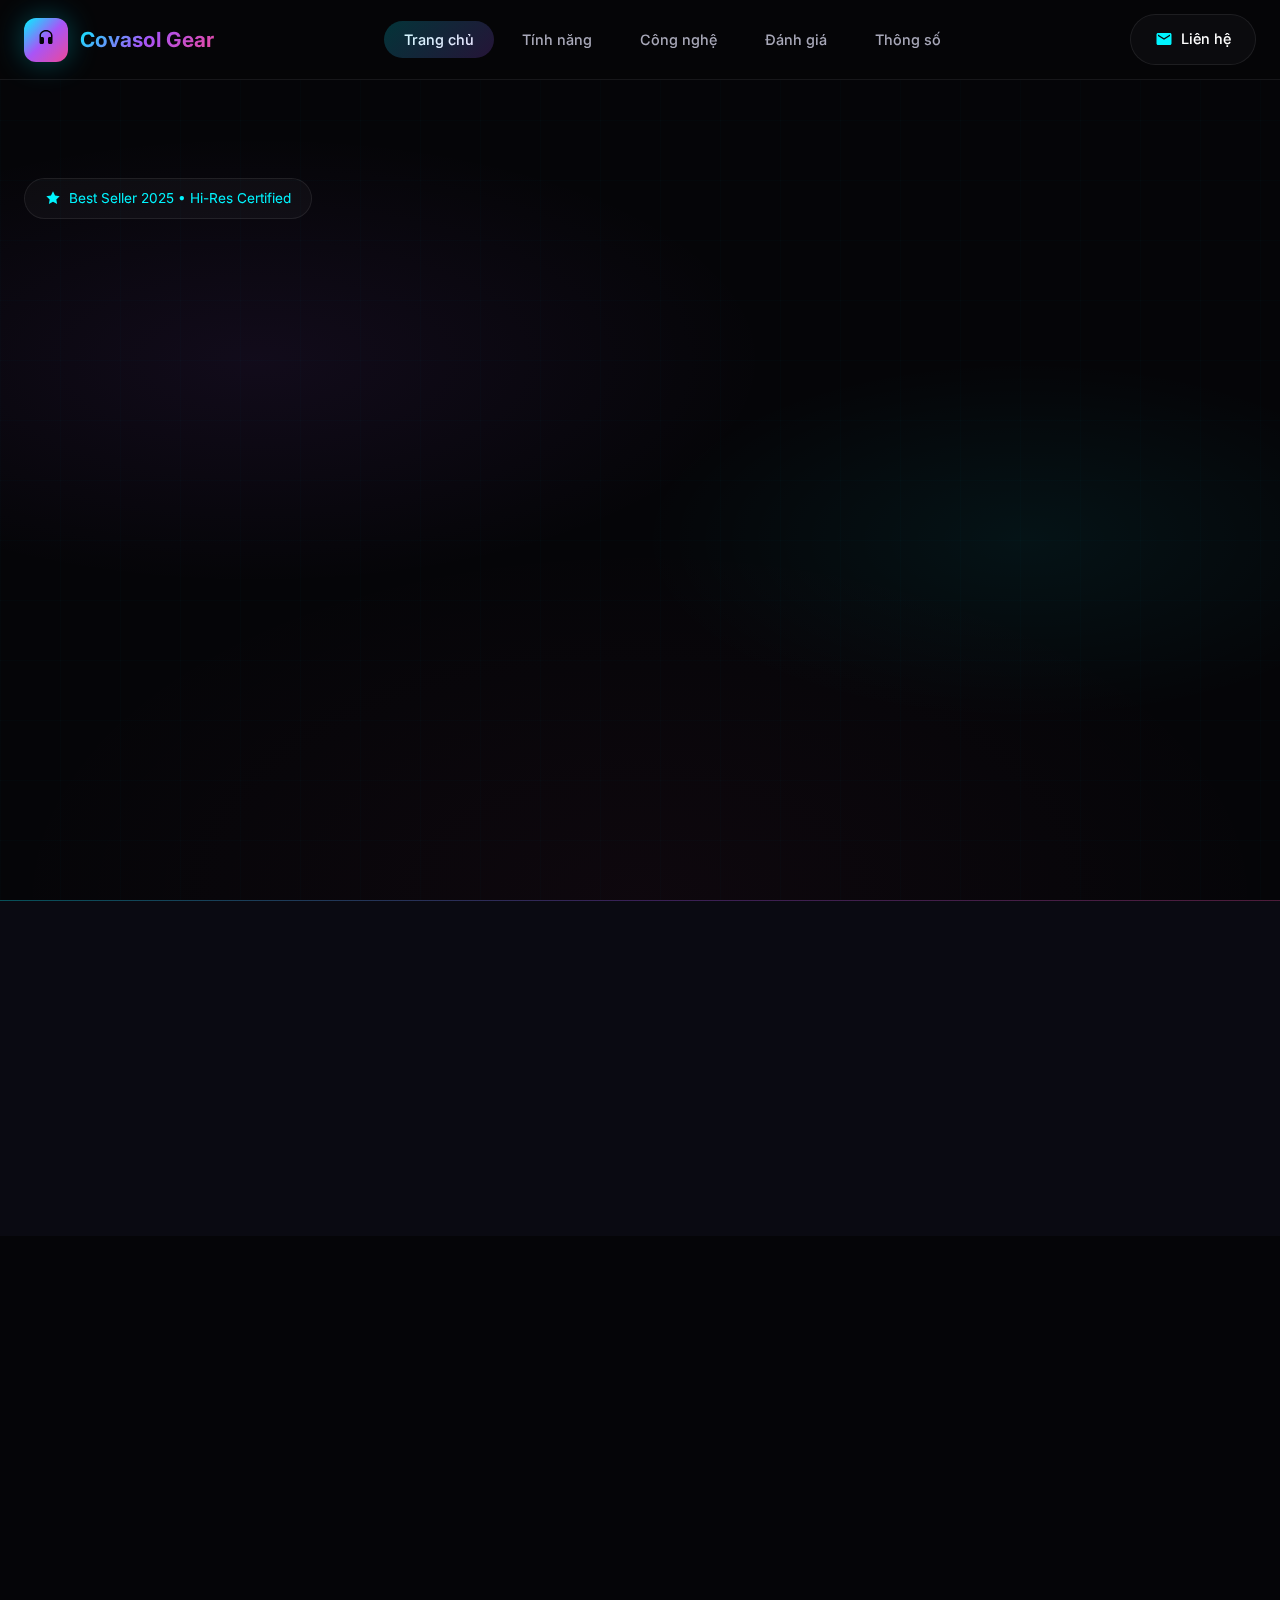
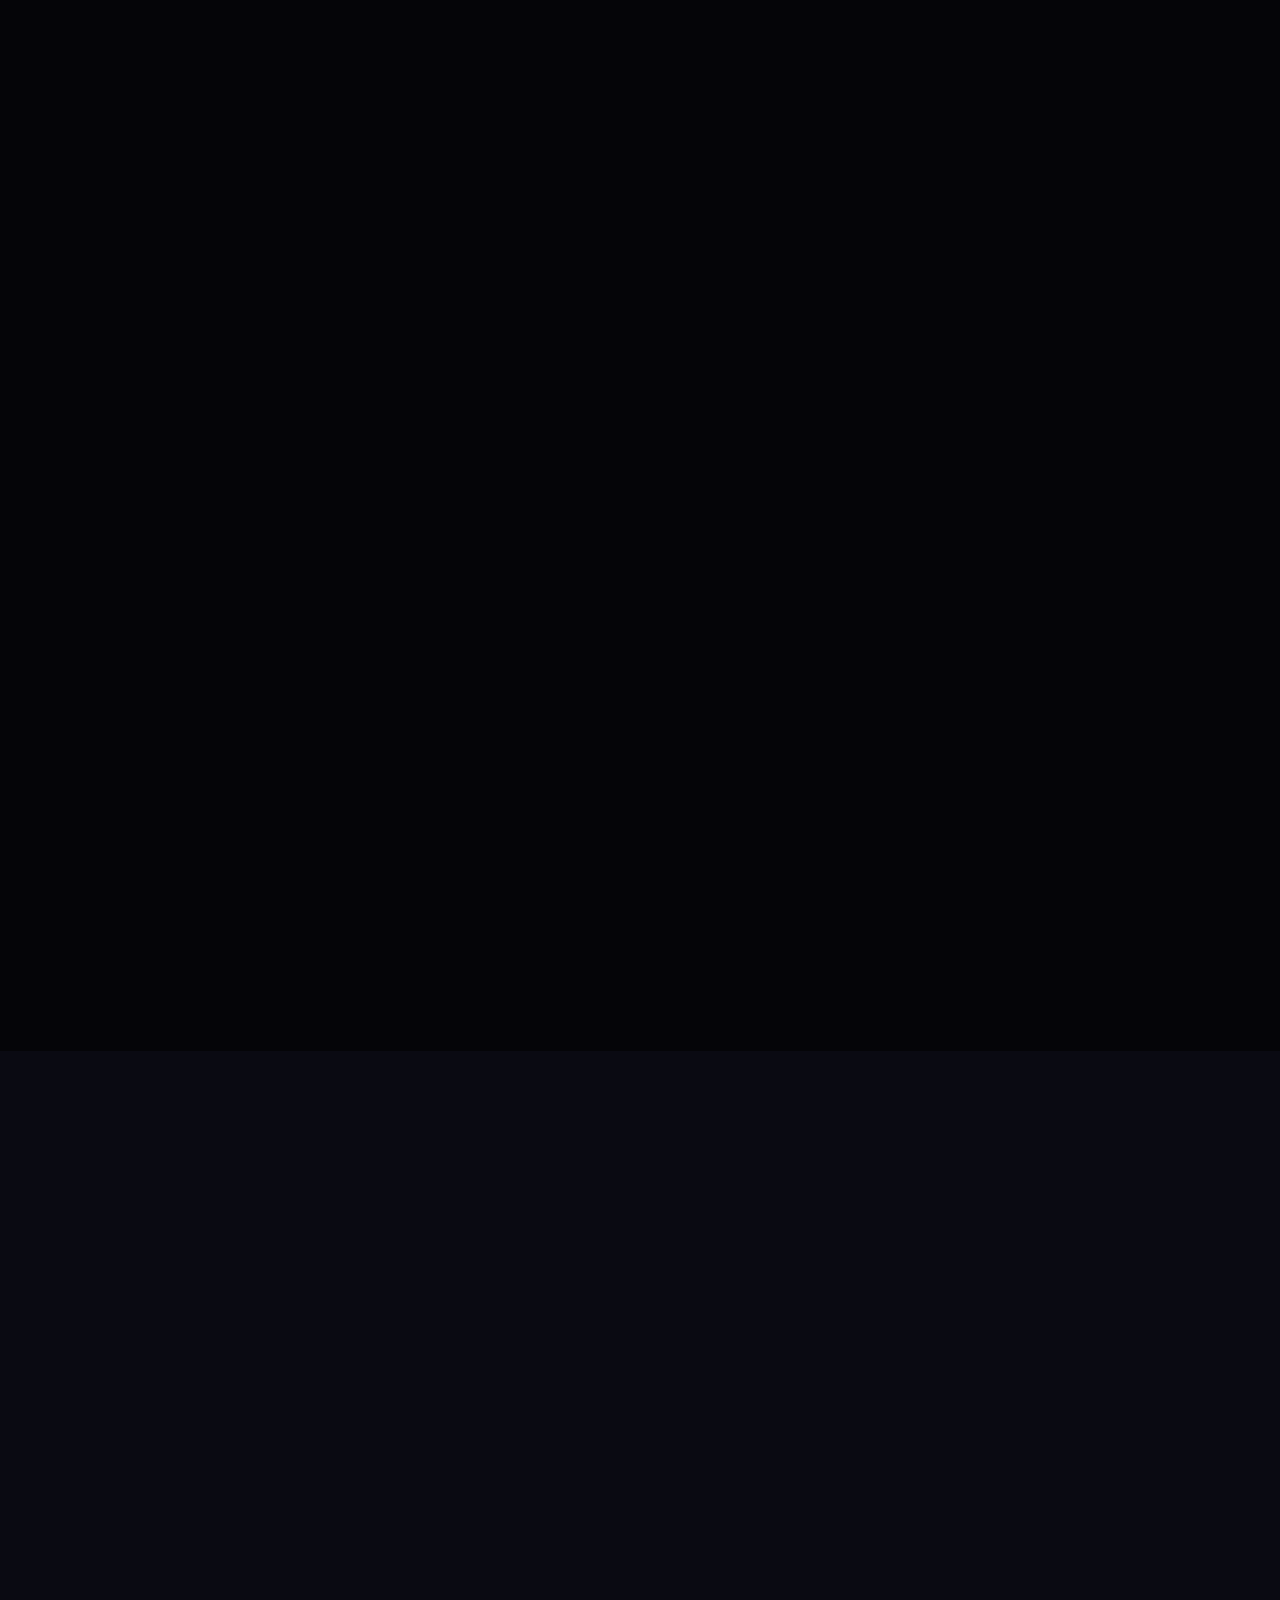
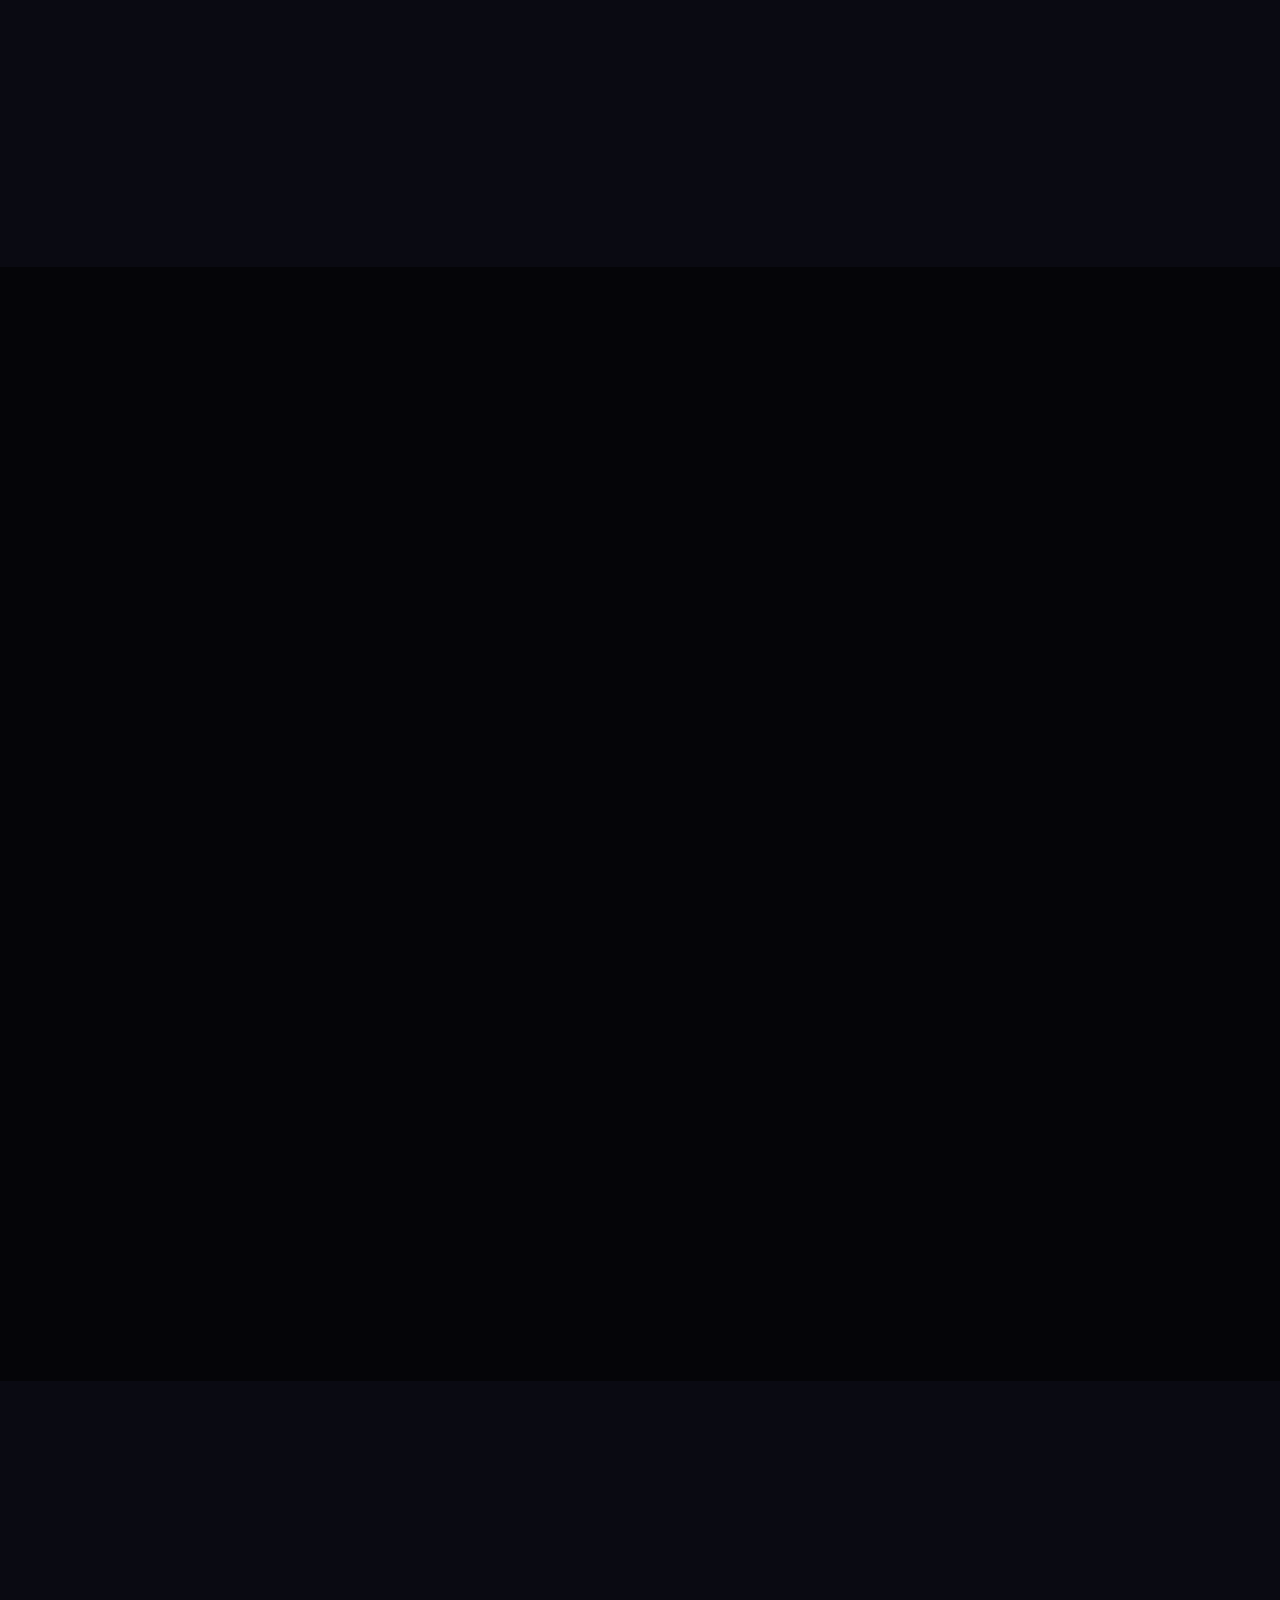
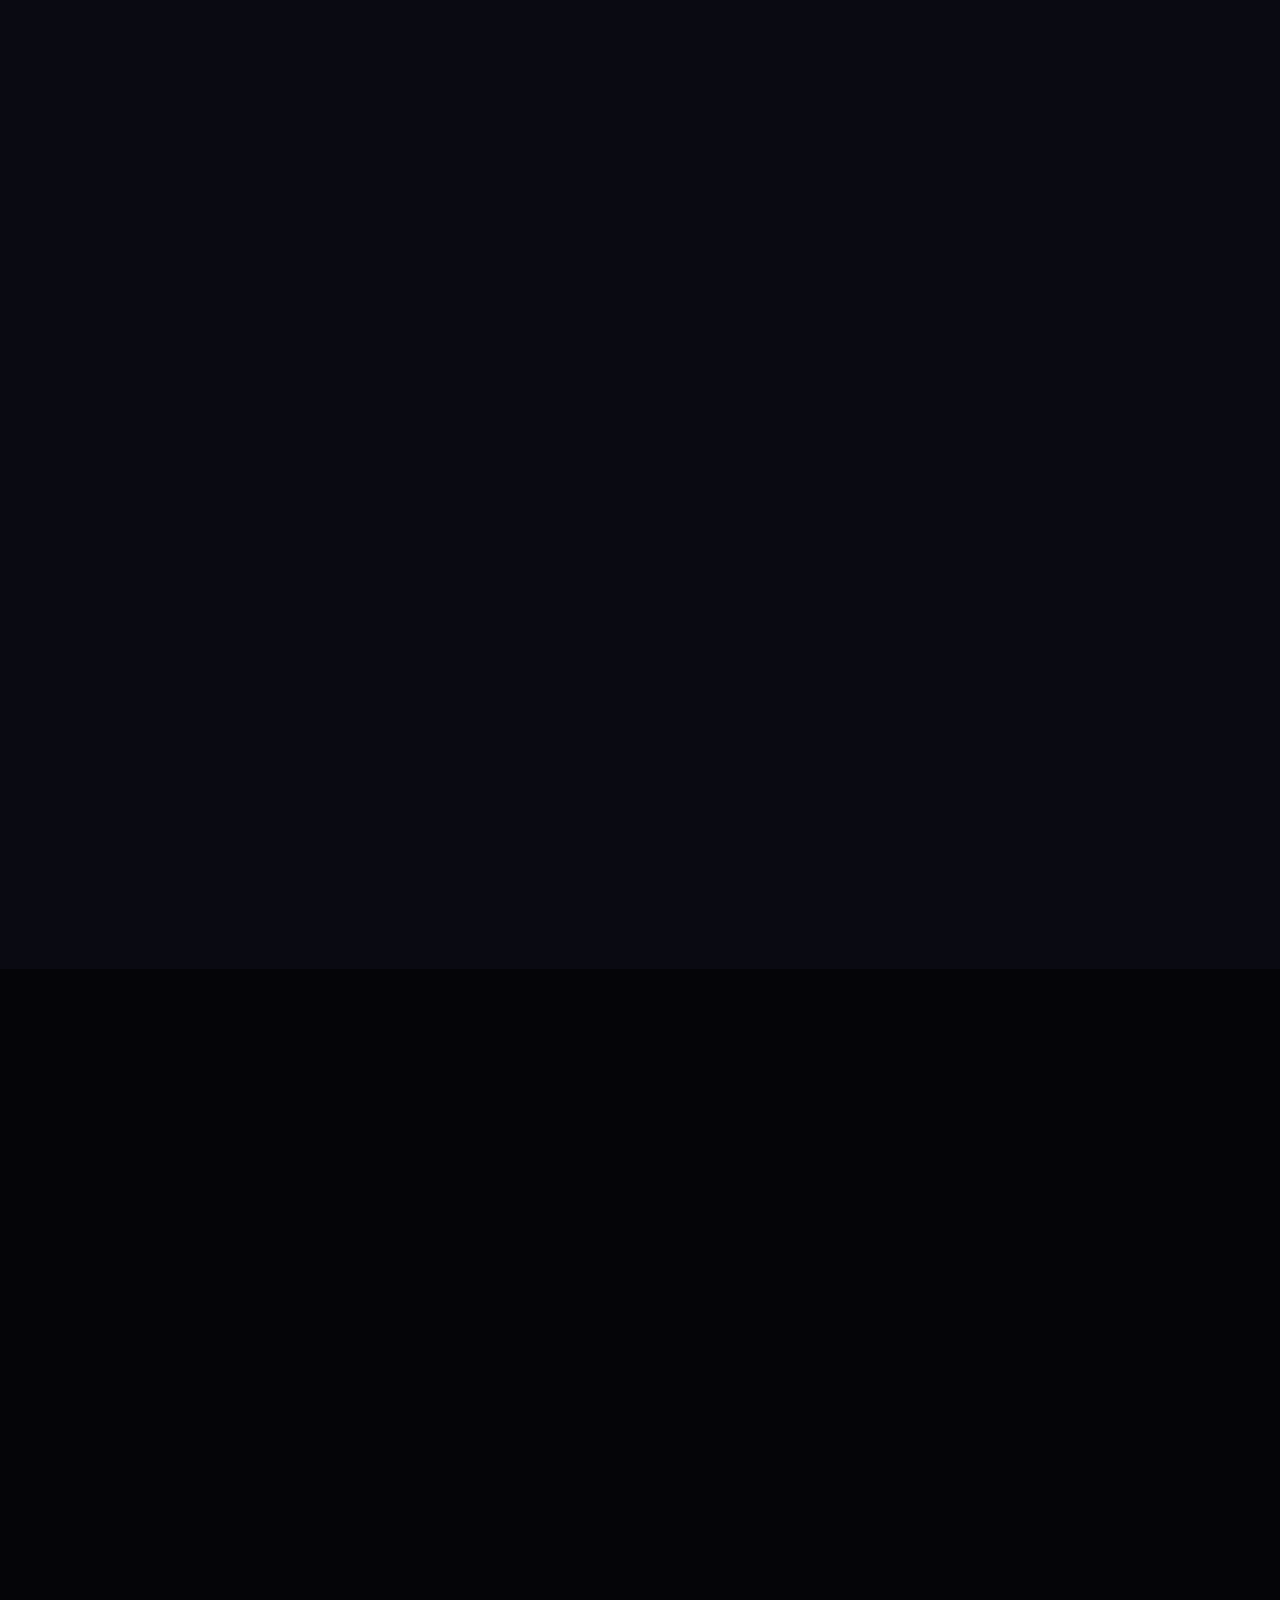
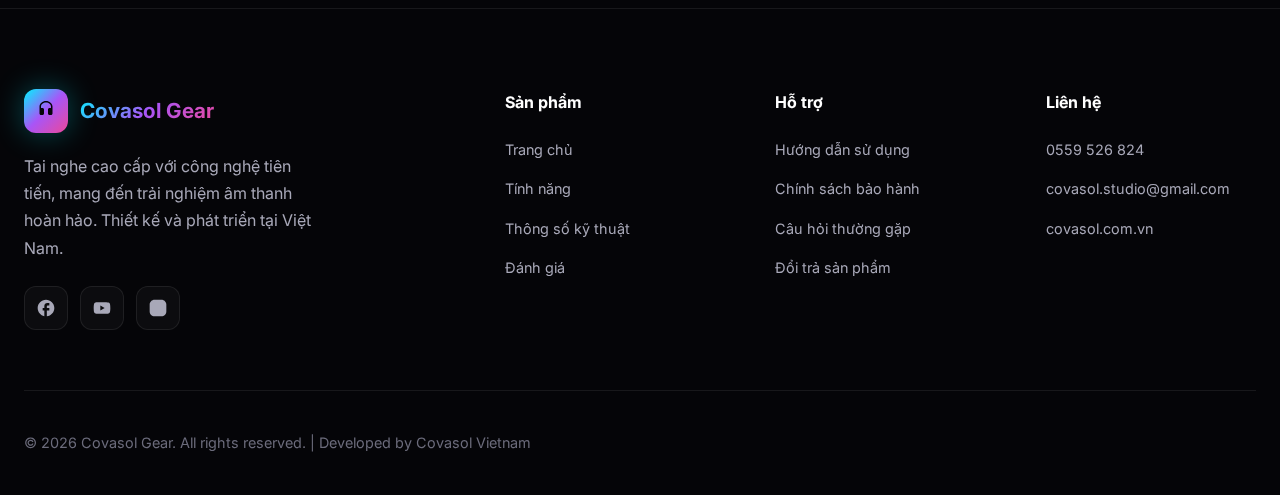
<file: index.html>
<!DOCTYPE html>
<html lang="vi">

<head>
    <meta charset="UTF-8">
    <meta name="viewport" content="width=device-width, initial-scale=1.0">
    <meta name="description"
        content="Covasol Gear - Tai nghe cao cấp với công nghệ chống ồn tiên tiến ANC, âm thanh Hi-Fi 50mm, pin 60 giờ. Thiết kế premium cho audiophile.">
    <meta name="keywords" content="tai nghe, headphone, ANC, chống ồn, Hi-Fi, Covasol, Gear, cao cấp, wireless">
    <meta name="author" content="Covasol Vietnam">
    <meta property="og:title" content="Covasol Gear | Tai Nghe Cao Cấp #1 Việt Nam">
    <meta property="og:description"
        content="Trải nghiệm âm thanh đỉnh cao với công nghệ chống ồn chủ động ANC và driver 50mm Hi-Fi">
    <meta property="og:type" content="product">
    <title>Covasol Gear | Tai Nghe Cao Cấp #1 Việt Nam</title>

    <!-- Favicon -->
    <link rel="icon" type="image/x-icon" href="https://covasol.com.vn/favicon.ico">

    <!-- Google Fonts -->
    <link rel="preconnect" href="https://fonts.googleapis.com">
    <link rel="preconnect" href="https://fonts.gstatic.com" crossorigin>
    <link href="https://fonts.googleapis.com/css2?family=Inter:wght@300;400;500;600;700;800;900&display=swap"
        rel="stylesheet">

    <!-- Custom Styles -->
    <link rel="stylesheet" href="style.css">
</head>

<body>
    <!-- Parallax Background -->
    <div class="parallax-bg"></div>
    <div class="cyber-grid"></div>

    <!-- Floating Particles -->
    <div class="particles-container">
        <div class="particle"></div>
        <div class="particle"></div>
        <div class="particle"></div>
        <div class="particle"></div>
        <div class="particle"></div>
        <div class="particle"></div>
        <div class="particle"></div>
        <div class="particle"></div>
        <div class="particle"></div>
        <div class="particle"></div>
    </div>

    <!-- ========== HEADER ========== -->
    <header class="header" id="header">
        <div class="container">
            <a href="index.html" class="logo">
                <div class="logo-icon">
                    <svg viewBox="0 0 24 24" fill="none" xmlns="http://www.w3.org/2000/svg">
                        <path
                            d="M12 2C8.5 2 5.5 4.5 5.5 7.5V14.5C5.5 15.3 6.2 16 7 16H8.5C9.3 16 10 15.3 10 14.5V10.5C10 9.7 9.3 9 8.5 9H7V7.5C7 5.3 9.2 3.5 12 3.5C14.8 3.5 17 5.3 17 7.5V9H15.5C14.7 9 14 9.7 14 10.5V14.5C14 15.3 14.7 16 15.5 16H17C17.8 16 18.5 15.3 18.5 14.5V7.5C18.5 4.5 15.5 2 12 2Z"
                            fill="currentColor" />
                    </svg>
                </div>
                <span class="gradient-text">Covasol Gear</span>
            </a>

            <nav>
                <ul class="nav-menu" id="navMenu">
                    <li><a href="index.html" class="nav-link active">Trang chủ</a></li>
                    <li><a href="#features" class="nav-link">Tính năng</a></li>
                    <li><a href="#showcase" class="nav-link">Công nghệ</a></li>
                    <li><a href="#testimonials" class="nav-link">Đánh giá</a></li>
                    <li><a href="specs.html" class="nav-link">Thông số</a></li>
                </ul>
            </nav>

            <div class="header-actions">
                <a href="#contact" class="btn-header">
                    <svg viewBox="0 0 24 24" fill="none">
                        <path
                            d="M20 4H4C2.9 4 2 4.9 2 6V18C2 19.1 2.9 20 4 20H20C21.1 20 22 19.1 22 18V6C22 4.9 21.1 4 20 4ZM20 8L12 13L4 8V6L12 11L20 6V8Z"
                            fill="currentColor" />
                    </svg>
                    <span>Liên hệ</span>
                </a>
            </div>

            <div class="menu-toggle" id="menuToggle">
                <span></span>
                <span></span>
                <span></span>
            </div>
        </div>
    </header>

    <!-- ========== HERO SECTION ========== -->
    <section class="hero" id="hero">
        <div class="container">
            <div class="hero-content">
                <div class="hero-text">
                    <div class="hero-badge">
                        <svg viewBox="0 0 24 24" fill="currentColor">
                            <path
                                d="M12 2L15.09 8.26L22 9.27L17 14.14L18.18 21.02L12 17.77L5.82 21.02L7 14.14L2 9.27L8.91 8.26L12 2Z" />
                        </svg>
                        <span>Best Seller 2025 • Hi-Res Certified</span>
                    </div>

                    <h1 class="hero-title">
                        <span class="gradient-text">Covasol Gear</span>
                        <span class="hero-title-sub">Premium Wireless Headphones</span>
                    </h1>

                    <p class="hero-subtitle">
                        Trải nghiệm âm thanh đỉnh cao với công nghệ chống ồn chủ động ANC
                        và driver 50mm Hi-Fi. Thiết kế cho những người yêu âm nhạc thực thụ.
                        <strong>Được tin dùng bởi hơn 50,000+ audiophile tại Việt Nam.</strong>
                    </p>

                    <div class="hero-price">
                        <span class="price-old">4.990.000₫</span>
                        <span class="price-new">3.990.000₫</span>
                        <span class="price-save">Tiết kiệm 1.000.000₫</span>
                    </div>

                    <div class="hero-buttons">
                        <a href="specs.html" class="btn btn-primary">
                            <span>Mua ngay</span>
                            <span class="btn-icon">→</span>
                        </a>
                        <a href="#features" class="btn btn-secondary">
                            <span>Khám phá tính năng</span>
                        </a>
                    </div>

                    <div class="hero-trust">
                        <div class="trust-item">
                            <svg viewBox="0 0 24 24" fill="currentColor">
                                <path
                                    d="M18 8H17V6C17 3.24 14.76 1 12 1S7 3.24 7 6V8H6C4.9 8 4 8.9 4 10V20C4 21.1 4.9 22 6 22H18C19.1 22 20 21.1 20 20V10C20 8.9 19.1 8 18 8ZM12 17C10.9 17 10 16.1 10 15S10.9 13 12 13 14 13.9 14 15 13.1 17 12 17Z" />
                            </svg>
                            <span>Thanh toán an toàn</span>
                        </div>
                        <div class="trust-item">
                            <svg viewBox="0 0 24 24" fill="currentColor">
                                <path
                                    d="M20 8H17V4H3C1.9 4 1 4.9 1 6V17H3C3 18.66 4.34 20 6 20S9 18.66 9 17H15C15 18.66 16.34 20 18 20S21 18.66 21 17H23V12L20 8Z" />
                            </svg>
                            <span>Giao hàng miễn phí</span>
                        </div>
                        <div class="trust-item">
                            <svg viewBox="0 0 24 24" fill="currentColor">
                                <path d="M12 1L3 5V11C3 16.55 6.84 21.74 12 23C17.16 21.74 21 16.55 21 11V5L12 1Z" />
                            </svg>
                            <span>Bảo hành 24 tháng</span>
                        </div>
                    </div>
                </div>

                <div class="hero-product">
                    <div class="hero-glow"></div>
                    <div class="hero-ring"></div>
                    <img src="assets/images/headphone-hero.png" alt="Covasol Gear Premium Headphones"
                        class="hero-product-image">
                </div>
            </div>
        </div>
    </section>

    <!-- ========== STATS SECTION ========== -->
    <section class="stats-section">
        <div class="container">
            <div class="stats-grid stagger-children">
                <div class="stat-item reveal">
                    <div class="stat-number">50,000+</div>
                    <div class="stat-label">Khách hàng tin dùng</div>
                </div>
                <div class="stat-item reveal">
                    <div class="stat-number">4.9/5</div>
                    <div class="stat-label">Đánh giá trung bình</div>
                </div>
                <div class="stat-item reveal">
                    <div class="stat-number">15+</div>
                    <div class="stat-label">Giải thưởng quốc tế</div>
                </div>
                <div class="stat-item reveal">
                    <div class="stat-number">24</div>
                    <div class="stat-label">Tháng bảo hành</div>
                </div>
            </div>
        </div>
    </section>

    <!-- ========== FEATURES SECTION ========== -->
    <section class="features section-padding" id="features">
        <div class="container">
            <div class="section-header reveal">
                <span class="section-tag">Tính năng</span>
                <h2 class="section-title">
                    Công nghệ <span class="gradient-text">đột phá</span>
                </h2>
                <p class="section-desc">
                    Được thiết kế với những công nghệ tiên tiến nhất, mang đến trải nghiệm
                    âm thanh không giới hạn cho người dùng.
                </p>
            </div>

            <div class="features-grid stagger-children">
                <div class="feature-card reveal">
                    <div class="feature-icon">
                        <svg viewBox="0 0 24 24" fill="currentColor">
                            <path
                                d="M12 4L9.91 6.09L12 8.18M4.27 3L3 4.27L7.73 9H3V15H7L12 20V13.27L16.25 17.52C15.58 18.04 14.83 18.46 14 18.7V20.77C15.38 20.45 16.63 19.82 17.68 18.96L19.73 21L21 19.73L12 10.73M19 12C19 12.94 18.8 13.82 18.46 14.64L19.97 16.15C20.62 14.91 21 13.5 21 12C21 7.72 18 4.14 14 3.23V5.29C16.89 6.15 19 8.83 19 12M16.5 12C16.5 10.23 15.5 8.71 14 7.97V10.18L16.45 12.63C16.5 12.43 16.5 12.21 16.5 12Z" />
                        </svg>
                    </div>
                    <h3 class="feature-title">Chống ồn chủ động ANC</h3>
                    <p class="feature-desc">
                        Công nghệ Active Noise Cancellation với 4 microphone thu âm môi trường,
                        loại bỏ đến 98% tiếng ồn xung quanh.
                    </p>
                    <div class="feature-stats">
                        <div class="stat">
                            <div class="stat-value">-45dB</div>
                            <div class="stat-label">Giảm tiếng ồn</div>
                        </div>
                        <div class="stat">
                            <div class="stat-value">4</div>
                            <div class="stat-label">Microphones</div>
                        </div>
                    </div>
                </div>

                <div class="feature-card reveal">
                    <div class="feature-icon">
                        <svg viewBox="0 0 24 24" fill="currentColor">
                            <path
                                d="M16 6H14V2H10V6H8C6.9 6 6 6.9 6 8V21C6 22.1 6.9 23 8 23H16C17.1 23 18 22.1 18 21V8C18 6.9 17.1 6 16 6ZM16 21H8V8H16V21ZM10 10H14V19H10V10Z" />
                        </svg>
                    </div>
                    <h3 class="feature-title">Pin siêu trâu 60 giờ</h3>
                    <p class="feature-desc">
                        Viên pin Lithium-ion dung lượng cao cho thời gian sử dụng lên đến 60 giờ
                        liên tục. Sạc nhanh 10 phút cho 5 giờ nghe nhạc.
                    </p>
                    <div class="feature-stats">
                        <div class="stat">
                            <div class="stat-value">60h</div>
                            <div class="stat-label">Thời lượng pin</div>
                        </div>
                        <div class="stat">
                            <div class="stat-value">10'</div>
                            <div class="stat-label">Sạc nhanh</div>
                        </div>
                    </div>
                </div>

                <div class="feature-card reveal">
                    <div class="feature-icon">
                        <svg viewBox="0 0 24 24" fill="currentColor">
                            <path
                                d="M12 3V13.55C11.41 13.21 10.73 13 10 13C7.79 13 6 14.79 6 17C6 19.21 7.79 21 10 21C12.21 21 14 19.21 14 17V7H18V3H12Z" />
                        </svg>
                    </div>
                    <h3 class="feature-title">Âm thanh Hi-Fi 50mm</h3>
                    <p class="feature-desc">
                        Driver động 50mm với màng titanium composite mang đến âm bass sâu,
                        mid trong trẻo và treble sắc nét. Hỗ trợ LDAC, aptX HD.
                    </p>
                    <div class="feature-stats">
                        <div class="stat">
                            <div class="stat-value">50mm</div>
                            <div class="stat-label">Driver size</div>
                        </div>
                        <div class="stat">
                            <div class="stat-value">Hi-Res</div>
                            <div class="stat-label">Audio certified</div>
                        </div>
                    </div>
                </div>

                <div class="feature-card reveal">
                    <div class="feature-icon">
                        <svg viewBox="0 0 24 24" fill="currentColor">
                            <path
                                d="M12 17.27L18.18 21L16.54 13.97L22 9.24L14.81 8.63L12 2L9.19 8.63L2 9.24L7.46 13.97L5.82 21L12 17.27Z" />
                        </svg>
                    </div>
                    <h3 class="feature-title">Thiết kế thoải mái</h3>
                    <p class="feature-desc">
                        Đệm tai memory foam cao cấp với lớp da protein mềm mại. Trọng lượng
                        chỉ 250g nhưng vẫn chắc chắn. Đeo cả ngày không mỏi.
                    </p>
                    <div class="feature-stats">
                        <div class="stat">
                            <div class="stat-value">250g</div>
                            <div class="stat-label">Siêu nhẹ</div>
                        </div>
                        <div class="stat">
                            <div class="stat-value">Premium</div>
                            <div class="stat-label">Memory Foam</div>
                        </div>
                    </div>
                </div>

                <div class="feature-card reveal">
                    <div class="feature-icon">
                        <svg viewBox="0 0 24 24" fill="currentColor">
                            <path
                                d="M4 6H22V4H4C2.9 4 2 4.9 2 6V17H0V20H14V17H4V6ZM23 8H17C16.45 8 16 8.45 16 9V19C16 19.55 16.45 20 17 20H23C23.55 20 24 19.55 24 19V9C24 8.45 23.55 8 23 8ZM22 17H18V10H22V17Z" />
                        </svg>
                    </div>
                    <h3 class="feature-title">Kết nối đa thiết bị</h3>
                    <p class="feature-desc">
                        Bluetooth 5.3 với tính năng Multipoint cho phép kết nối đồng thời 2 thiết bị.
                        Chuyển đổi liền mạch giữa laptop và điện thoại.
                    </p>
                    <div class="feature-stats">
                        <div class="stat">
                            <div class="stat-value">BT 5.3</div>
                            <div class="stat-label">Bluetooth</div>
                        </div>
                        <div class="stat">
                            <div class="stat-value">2</div>
                            <div class="stat-label">Thiết bị đồng thời</div>
                        </div>
                    </div>
                </div>

                <div class="feature-card reveal">
                    <div class="feature-icon">
                        <svg viewBox="0 0 24 24" fill="currentColor">
                            <path
                                d="M12 15C13.66 15 14.99 13.66 14.99 12L15 6C15 4.34 13.66 3 12 3C10.34 3 9 4.34 9 6V12C9 13.66 10.34 15 12 15ZM17.3 12C17.3 15 14.76 17.1 12 17.1C9.24 17.1 6.7 15 6.7 12H5C5 15.41 7.72 18.23 11 18.72V22H13V18.72C16.28 18.23 19 15.41 19 12H17.3Z" />
                        </svg>
                    </div>
                    <h3 class="feature-title">Trợ lý ảo thông minh</h3>
                    <p class="feature-desc">
                        Tích hợp sẵn Google Assistant và Siri. Điều khiển nhạc, cuộc gọi và
                        thông báo chỉ bằng giọng nói mà không cần chạm vào điện thoại.
                    </p>
                    <div class="feature-stats">
                        <div class="stat">
                            <div class="stat-value">AI</div>
                            <div class="stat-label">Tích hợp</div>
                        </div>
                        <div class="stat">
                            <div class="stat-value">Hands-free</div>
                            <div class="stat-label">Điều khiển</div>
                        </div>
                    </div>
                </div>
            </div>
        </div>
    </section>

    <!-- ========== SHOWCASE SECTION ========== -->
    <section class="showcase section-padding" id="showcase">
        <div class="container">
            <div class="showcase-content">
                <div class="showcase-image reveal-left">
                    <img src="assets/images/headphone-anc.png" alt="Active Noise Cancellation Technology">
                </div>
                <div class="showcase-text reveal-right">
                    <span class="section-tag">Công nghệ ANC</span>
                    <h3>Chống ồn <span class="gradient-text">thế hệ mới</span></h3>
                    <p>
                        Hệ thống 4 microphone kết hợp với chip xử lý AI tiên tiến,
                        phân tích và triệt tiêu tiếng ồn môi trường theo thời gian thực.
                    </p>
                    <ul class="showcase-list">
                        <li>
                            <svg viewBox="0 0 24 24" fill="currentColor">
                                <path d="M9 16.17L4.83 12L3.41 13.41L9 19L21 7L19.59 5.59L9 16.17Z" />
                            </svg>
                            <span>Giảm tiếng ồn lên đến -45dB</span>
                        </li>
                        <li>
                            <svg viewBox="0 0 24 24" fill="currentColor">
                                <path d="M9 16.17L4.83 12L3.41 13.41L9 19L21 7L19.59 5.59L9 16.17Z" />
                            </svg>
                            <span>3 chế độ: ANC, Transparency, Off</span>
                        </li>
                        <li>
                            <svg viewBox="0 0 24 24" fill="currentColor">
                                <path d="M9 16.17L4.83 12L3.41 13.41L9 19L21 7L19.59 5.59L9 16.17Z" />
                            </svg>
                            <span>Adaptive ANC tự điều chỉnh theo môi trường</span>
                        </li>
                        <li>
                            <svg viewBox="0 0 24 24" fill="currentColor">
                                <path d="M9 16.17L4.83 12L3.41 13.41L9 19L21 7L19.59 5.59L9 16.17Z" />
                            </svg>
                            <span>Wind noise reduction cho ngoài trời</span>
                        </li>
                    </ul>
                </div>
            </div>
        </div>
    </section>

    <!-- ========== COMPARISON SECTION ========== -->
    <section class="comparison section-padding" id="why-choose">
        <div class="container">
            <div class="section-header reveal">
                <span class="section-tag">So sánh</span>
                <h2 class="section-title">
                    Khác biệt <span class="gradient-text">vượt trội</span>
                </h2>
                <p class="section-desc">
                    Covasol Gear không chỉ là một chiếc tai nghe - đó là cam kết về chất lượng
                    và trải nghiệm âm thanh hoàn hảo.
                </p>
            </div>

            <div class="comparison-table reveal">
                <table>
                    <thead>
                        <tr>
                            <th>Tính năng</th>
                            <th class="highlight">Covasol Gear</th>
                            <th>Thương hiệu A</th>
                            <th>Thương hiệu B</th>
                        </tr>
                    </thead>
                    <tbody>
                        <tr>
                            <td>Chống ồn ANC</td>
                            <td class="highlight"><span class="check">✓</span> -45dB</td>
                            <td>-35dB</td>
                            <td>-30dB</td>
                        </tr>
                        <tr>
                            <td>Thời lượng pin</td>
                            <td class="highlight"><span class="check">✓</span> 60 giờ</td>
                            <td>30 giờ</td>
                            <td>40 giờ</td>
                        </tr>
                        <tr>
                            <td>Driver size</td>
                            <td class="highlight"><span class="check">✓</span> 50mm</td>
                            <td>40mm</td>
                            <td>45mm</td>
                        </tr>
                        <tr>
                            <td>Bluetooth</td>
                            <td class="highlight"><span class="check">✓</span> 5.3</td>
                            <td>5.0</td>
                            <td>5.2</td>
                        </tr>
                        <tr>
                            <td>Hi-Res Audio</td>
                            <td class="highlight"><span class="check">✓</span></td>
                            <td><span class="cross">✗</span></td>
                            <td><span class="check">✓</span></td>
                        </tr>
                        <tr>
                            <td>Multipoint (2 thiết bị)</td>
                            <td class="highlight"><span class="check">✓</span></td>
                            <td><span class="check">✓</span></td>
                            <td><span class="cross">✗</span></td>
                        </tr>
                        <tr>
                            <td>Bảo hành</td>
                            <td class="highlight"><span class="check">✓</span> 24 tháng</td>
                            <td>12 tháng</td>
                            <td>18 tháng</td>
                        </tr>
                        <tr>
                            <td>Giá</td>
                            <td class="highlight price">3.990.000₫</td>
                            <td>5.500.000₫</td>
                            <td>4.990.000₫</td>
                        </tr>
                    </tbody>
                </table>
            </div>
        </div>
    </section>

    <!-- ========== TESTIMONIALS SECTION ========== -->
    <section class="testimonials section-padding" id="testimonials">
        <div class="container">
            <div class="section-header reveal">
                <span class="section-tag">Đánh giá</span>
                <h2 class="section-title">
                    Khách hàng <span class="gradient-text">nói gì?</span>
                </h2>
                <p class="section-desc">
                    Hơn 50,000 khách hàng đã tin tưởng và yêu thích Covasol Gear
                </p>
            </div>

            <div class="testimonials-grid stagger-children">
                <div class="testimonial-card reveal">
                    <div class="testimonial-rating">
                        <svg viewBox="0 0 24 24">
                            <path
                                d="M12 17.27L18.18 21L16.54 13.97L22 9.24L14.81 8.63L12 2L9.19 8.63L2 9.24L7.46 13.97L5.82 21L12 17.27Z" />
                        </svg>
                        <svg viewBox="0 0 24 24">
                            <path
                                d="M12 17.27L18.18 21L16.54 13.97L22 9.24L14.81 8.63L12 2L9.19 8.63L2 9.24L7.46 13.97L5.82 21L12 17.27Z" />
                        </svg>
                        <svg viewBox="0 0 24 24">
                            <path
                                d="M12 17.27L18.18 21L16.54 13.97L22 9.24L14.81 8.63L12 2L9.19 8.63L2 9.24L7.46 13.97L5.82 21L12 17.27Z" />
                        </svg>
                        <svg viewBox="0 0 24 24">
                            <path
                                d="M12 17.27L18.18 21L16.54 13.97L22 9.24L14.81 8.63L12 2L9.19 8.63L2 9.24L7.46 13.97L5.82 21L12 17.27Z" />
                        </svg>
                        <svg viewBox="0 0 24 24">
                            <path
                                d="M12 17.27L18.18 21L16.54 13.97L22 9.24L14.81 8.63L12 2L9.19 8.63L2 9.24L7.46 13.97L5.82 21L12 17.27Z" />
                        </svg>
                    </div>
                    <p class="testimonial-text">
                        "Chất lượng âm thanh vượt xa mong đợi! Tôi đã dùng nhiều tai nghe từ các thương hiệu
                        lớn nhưng Covasol Gear thực sự ấn tượng với khả năng chống ồn và âm bass."
                    </p>
                    <div class="testimonial-author">
                        <div class="author-avatar">NM</div>
                        <div class="author-info">
                            <strong>Nguyễn Minh</strong>
                            <span>Kỹ sư âm thanh - Hà Nội</span>
                        </div>
                    </div>
                    <div class="testimonial-verified">
                        <svg viewBox="0 0 24 24" fill="currentColor">
                            <path d="M9 16.17L4.83 12L3.41 13.41L9 19L21 7L19.59 5.59L9 16.17Z" />
                        </svg>
                        Đã mua hàng
                    </div>
                </div>

                <div class="testimonial-card reveal">
                    <div class="testimonial-rating">
                        <svg viewBox="0 0 24 24">
                            <path
                                d="M12 17.27L18.18 21L16.54 13.97L22 9.24L14.81 8.63L12 2L9.19 8.63L2 9.24L7.46 13.97L5.82 21L12 17.27Z" />
                        </svg>
                        <svg viewBox="0 0 24 24">
                            <path
                                d="M12 17.27L18.18 21L16.54 13.97L22 9.24L14.81 8.63L12 2L9.19 8.63L2 9.24L7.46 13.97L5.82 21L12 17.27Z" />
                        </svg>
                        <svg viewBox="0 0 24 24">
                            <path
                                d="M12 17.27L18.18 21L16.54 13.97L22 9.24L14.81 8.63L12 2L9.19 8.63L2 9.24L7.46 13.97L5.82 21L12 17.27Z" />
                        </svg>
                        <svg viewBox="0 0 24 24">
                            <path
                                d="M12 17.27L18.18 21L16.54 13.97L22 9.24L14.81 8.63L12 2L9.19 8.63L2 9.24L7.46 13.97L5.82 21L12 17.27Z" />
                        </svg>
                        <svg viewBox="0 0 24 24">
                            <path
                                d="M12 17.27L18.18 21L16.54 13.97L22 9.24L14.81 8.63L12 2L9.19 8.63L2 9.24L7.46 13.97L5.82 21L12 17.27Z" />
                        </svg>
                    </div>
                    <p class="testimonial-text">
                        "Pin trâu đúng như quảng cáo! Dùng cả tuần mới phải sạc. Chức năng multipoint
                        rất tiện khi làm việc, chuyển đổi giữa laptop và điện thoại cực nhanh."
                    </p>
                    <div class="testimonial-author">
                        <div class="author-avatar">TL</div>
                        <div class="author-info">
                            <strong>Trần Lan</strong>
                            <span>Product Manager - TP.HCM</span>
                        </div>
                    </div>
                    <div class="testimonial-verified">
                        <svg viewBox="0 0 24 24" fill="currentColor">
                            <path d="M9 16.17L4.83 12L3.41 13.41L9 19L21 7L19.59 5.59L9 16.17Z" />
                        </svg>
                        Đã mua hàng
                    </div>
                </div>

                <div class="testimonial-card reveal">
                    <div class="testimonial-rating">
                        <svg viewBox="0 0 24 24">
                            <path
                                d="M12 17.27L18.18 21L16.54 13.97L22 9.24L14.81 8.63L12 2L9.19 8.63L2 9.24L7.46 13.97L5.82 21L12 17.27Z" />
                        </svg>
                        <svg viewBox="0 0 24 24">
                            <path
                                d="M12 17.27L18.18 21L16.54 13.97L22 9.24L14.81 8.63L12 2L9.19 8.63L2 9.24L7.46 13.97L5.82 21L12 17.27Z" />
                        </svg>
                        <svg viewBox="0 0 24 24">
                            <path
                                d="M12 17.27L18.18 21L16.54 13.97L22 9.24L14.81 8.63L12 2L9.19 8.63L2 9.24L7.46 13.97L5.82 21L12 17.27Z" />
                        </svg>
                        <svg viewBox="0 0 24 24">
                            <path
                                d="M12 17.27L18.18 21L16.54 13.97L22 9.24L14.81 8.63L12 2L9.19 8.63L2 9.24L7.46 13.97L5.82 21L12 17.27Z" />
                        </svg>
                        <svg viewBox="0 0 24 24">
                            <path
                                d="M12 17.27L18.18 21L16.54 13.97L22 9.24L14.81 8.63L12 2L9.19 8.63L2 9.24L7.46 13.97L5.82 21L12 17.27Z" />
                        </svg>
                    </div>
                    <p class="testimonial-text">
                        "Thiết kế đẹp, đệm tai cực êm, đeo cả ngày không bị nóng hay đau. Âm thanh
                        Hi-Res nghe nhạc cổ điển rất chi tiết. Recommend mọi người nên thử!"
                    </p>
                    <div class="testimonial-author">
                        <div class="author-avatar">PH</div>
                        <div class="author-info">
                            <strong>Phạm Hùng</strong>
                            <span>Nhạc sĩ - Đà Nẵng</span>
                        </div>
                    </div>
                    <div class="testimonial-verified">
                        <svg viewBox="0 0 24 24" fill="currentColor">
                            <path d="M9 16.17L4.83 12L3.41 13.41L9 19L21 7L19.59 5.59L9 16.17Z" />
                        </svg>
                        Đã mua hàng
                    </div>
                </div>

                <div class="testimonial-card reveal">
                    <div class="testimonial-rating">
                        <svg viewBox="0 0 24 24">
                            <path
                                d="M12 17.27L18.18 21L16.54 13.97L22 9.24L14.81 8.63L12 2L9.19 8.63L2 9.24L7.46 13.97L5.82 21L12 17.27Z" />
                        </svg>
                        <svg viewBox="0 0 24 24">
                            <path
                                d="M12 17.27L18.18 21L16.54 13.97L22 9.24L14.81 8.63L12 2L9.19 8.63L2 9.24L7.46 13.97L5.82 21L12 17.27Z" />
                        </svg>
                        <svg viewBox="0 0 24 24">
                            <path
                                d="M12 17.27L18.18 21L16.54 13.97L22 9.24L14.81 8.63L12 2L9.19 8.63L2 9.24L7.46 13.97L5.82 21L12 17.27Z" />
                        </svg>
                        <svg viewBox="0 0 24 24">
                            <path
                                d="M12 17.27L18.18 21L16.54 13.97L22 9.24L14.81 8.63L12 2L9.19 8.63L2 9.24L7.46 13.97L5.82 21L12 17.27Z" />
                        </svg>
                        <svg viewBox="0 0 24 24">
                            <path
                                d="M12 17.27L18.18 21L16.54 13.97L22 9.24L14.81 8.63L12 2L9.19 8.63L2 9.24L7.46 13.97L5.82 21L12 17.27Z" />
                        </svg>
                    </div>
                    <p class="testimonial-text">
                        "Giá cả hợp lý so với chất lượng. Chống ồn tốt, gọi điện nghe rõ ràng.
                        Đội hỗ trợ nhiệt tình, bảo hành nhanh chóng. 5 sao!"
                    </p>
                    <div class="testimonial-author">
                        <div class="author-avatar">LT</div>
                        <div class="author-info">
                            <strong>Lê Thảo</strong>
                            <span>Streamer - Cần Thơ</span>
                        </div>
                    </div>
                    <div class="testimonial-verified">
                        <svg viewBox="0 0 24 24" fill="currentColor">
                            <path d="M9 16.17L4.83 12L3.41 13.41L9 19L21 7L19.59 5.59L9 16.17Z" />
                        </svg>
                        Đã mua hàng
                    </div>
                </div>
            </div>
        </div>
    </section>

    <!-- ========== CTA SECTION ========== -->
    <section class="cta-section section-padding" id="contact">
        <div class="container">
            <div class="cta-content reveal">
                <h2 class="cta-title">
                    Sẵn sàng <span class="gradient-text">trải nghiệm?</span>
                </h2>
                <p class="cta-desc">
                    Đặt hàng hôm nay để nhận ưu đãi giảm 20% + quà tặng độc quyền trị giá 500.000₫
                </p>
                <div class="cta-buttons">
                    <a href="specs.html" class="btn btn-primary">
                        <span>Mua ngay - Giao hàng miễn phí</span>
                        <span class="btn-icon">→</span>
                    </a>
                    <a href="tel:0559526824" class="btn btn-secondary">
                        <span>Gọi tư vấn: 0559 526 824</span>
                    </a>
                </div>
            </div>
        </div>
    </section>

    <!-- ========== FOOTER ========== -->
    <footer class="footer">
        <div class="container">
            <div class="footer-grid">
                <div class="footer-brand">
                    <a href="index.html" class="logo">
                        <div class="logo-icon">
                            <svg viewBox="0 0 24 24" fill="none">
                                <path
                                    d="M12 2C8.5 2 5.5 4.5 5.5 7.5V14.5C5.5 15.3 6.2 16 7 16H8.5C9.3 16 10 15.3 10 14.5V10.5C10 9.7 9.3 9 8.5 9H7V7.5C7 5.3 9.2 3.5 12 3.5C14.8 3.5 17 5.3 17 7.5V9H15.5C14.7 9 14 9.7 14 10.5V14.5C14 15.3 14.7 16 15.5 16H17C17.8 16 18.5 15.3 18.5 14.5V7.5C18.5 4.5 15.5 2 12 2Z"
                                    fill="currentColor" />
                            </svg>
                        </div>
                        <span class="gradient-text">Covasol Gear</span>
                    </a>
                    <p>
                        Tai nghe cao cấp với công nghệ tiên tiến, mang đến trải nghiệm
                        âm thanh hoàn hảo. Thiết kế và phát triển tại Việt Nam.
                    </p>
                    <div class="footer-social">
                        <a href="#" title="Facebook">
                            <svg viewBox="0 0 24 24" fill="currentColor">
                                <path
                                    d="M22 12C22 6.48 17.52 2 12 2S2 6.48 2 12C2 16.84 5.44 20.87 10 21.8V15H8V12H10V9.5C10 7.57 11.57 6 13.5 6H16V9H14C13.45 9 13 9.45 13 10V12H16V15H13V21.95C18.05 21.45 22 17.19 22 12Z" />
                            </svg>
                        </a>
                        <a href="#" title="YouTube">
                            <svg viewBox="0 0 24 24" fill="currentColor">
                                <path
                                    d="M10 15L15.19 12L10 9V15ZM21.56 7.17C21.69 7.64 21.78 8.27 21.84 9.07C21.91 9.87 21.94 10.56 21.94 11.16L22 12C22 14.19 21.84 15.8 21.56 16.83C21.31 17.73 20.73 18.31 19.83 18.56C19.36 18.69 18.5 18.78 17.18 18.84C15.88 18.91 14.69 18.94 13.59 18.94L12 19C7.81 19 5.2 18.84 4.17 18.56C3.27 18.31 2.69 17.73 2.44 16.83C2.31 16.36 2.22 15.73 2.16 14.93C2.09 14.13 2.06 13.44 2.06 12.84L2 12C2 9.81 2.16 8.2 2.44 7.17C2.69 6.27 3.27 5.69 4.17 5.44C4.64 5.31 5.5 5.22 6.82 5.16C8.12 5.09 9.31 5.06 10.41 5.06L12 5C16.19 5 18.8 5.16 19.83 5.44C20.73 5.69 21.31 6.27 21.56 7.17Z" />
                            </svg>
                        </a>
                        <a href="#" title="Instagram">
                            <svg viewBox="0 0 24 24" fill="currentColor">
                                <path
                                    d="M7.8 2H16.2C19.4 2 22 4.6 22 7.8V16.2C22 19.4 19.4 22 16.2 22H7.8C4.6 22 2 19.4 2 16.2V7.8C2 4.6 4.6 2 7.8 2ZM12 7C14.76 7 17 9.24 17 12C17 14.76 14.76 17 12 17C9.24 17 7 14.76 7 12C7 9.24 9.24 7 12 7ZM12 9C10.35 9 9 10.35 9 12C9 13.65 10.35 15 12 15C13.65 15 15 13.65 15 12C15 10.35 13.65 9 12 9ZM17.25 5.5C17.94 5.5 18.5 6.06 18.5 6.75C18.5 7.44 17.94 8 17.25 8C16.56 8 16 7.44 16 6.75C16 6.06 16.56 5.5 17.25 5.5Z" />
                            </svg>
                        </a>
                    </div>
                </div>

                <div class="footer-links">
                    <h4>Sản phẩm</h4>
                    <ul>
                        <li><a href="index.html">Trang chủ</a></li>
                        <li><a href="#features">Tính năng</a></li>
                        <li><a href="specs.html">Thông số kỹ thuật</a></li>
                        <li><a href="#testimonials">Đánh giá</a></li>
                    </ul>
                </div>

                <div class="footer-links">
                    <h4>Hỗ trợ</h4>
                    <ul>
                        <li><a href="#">Hướng dẫn sử dụng</a></li>
                        <li><a href="#">Chính sách bảo hành</a></li>
                        <li><a href="#">Câu hỏi thường gặp</a></li>
                        <li><a href="#">Đổi trả sản phẩm</a></li>
                    </ul>
                </div>

                <div class="footer-links">
                    <h4>Liên hệ</h4>
                    <ul>
                        <li><a href="tel:0559526824">0559 526 824</a></li>
                        <li><a href="mailto:covasol.studio@gmail.com">covasol.studio@gmail.com</a></li>
                        <li><a href="https://covasol.com.vn" target="_blank">covasol.com.vn</a></li>
                    </ul>
                </div>
            </div>

            <div class="footer-bottom">
                <p>© 2026 Covasol Gear. All rights reserved. | Developed by <a href="https://covasol.com.vn"
                        target="_blank">Covasol Vietnam</a></p>
            </div>
        </div>
    </footer>

    <!-- JavaScript -->
    <script src="main.js"></script>
</body>

</html>
</file>
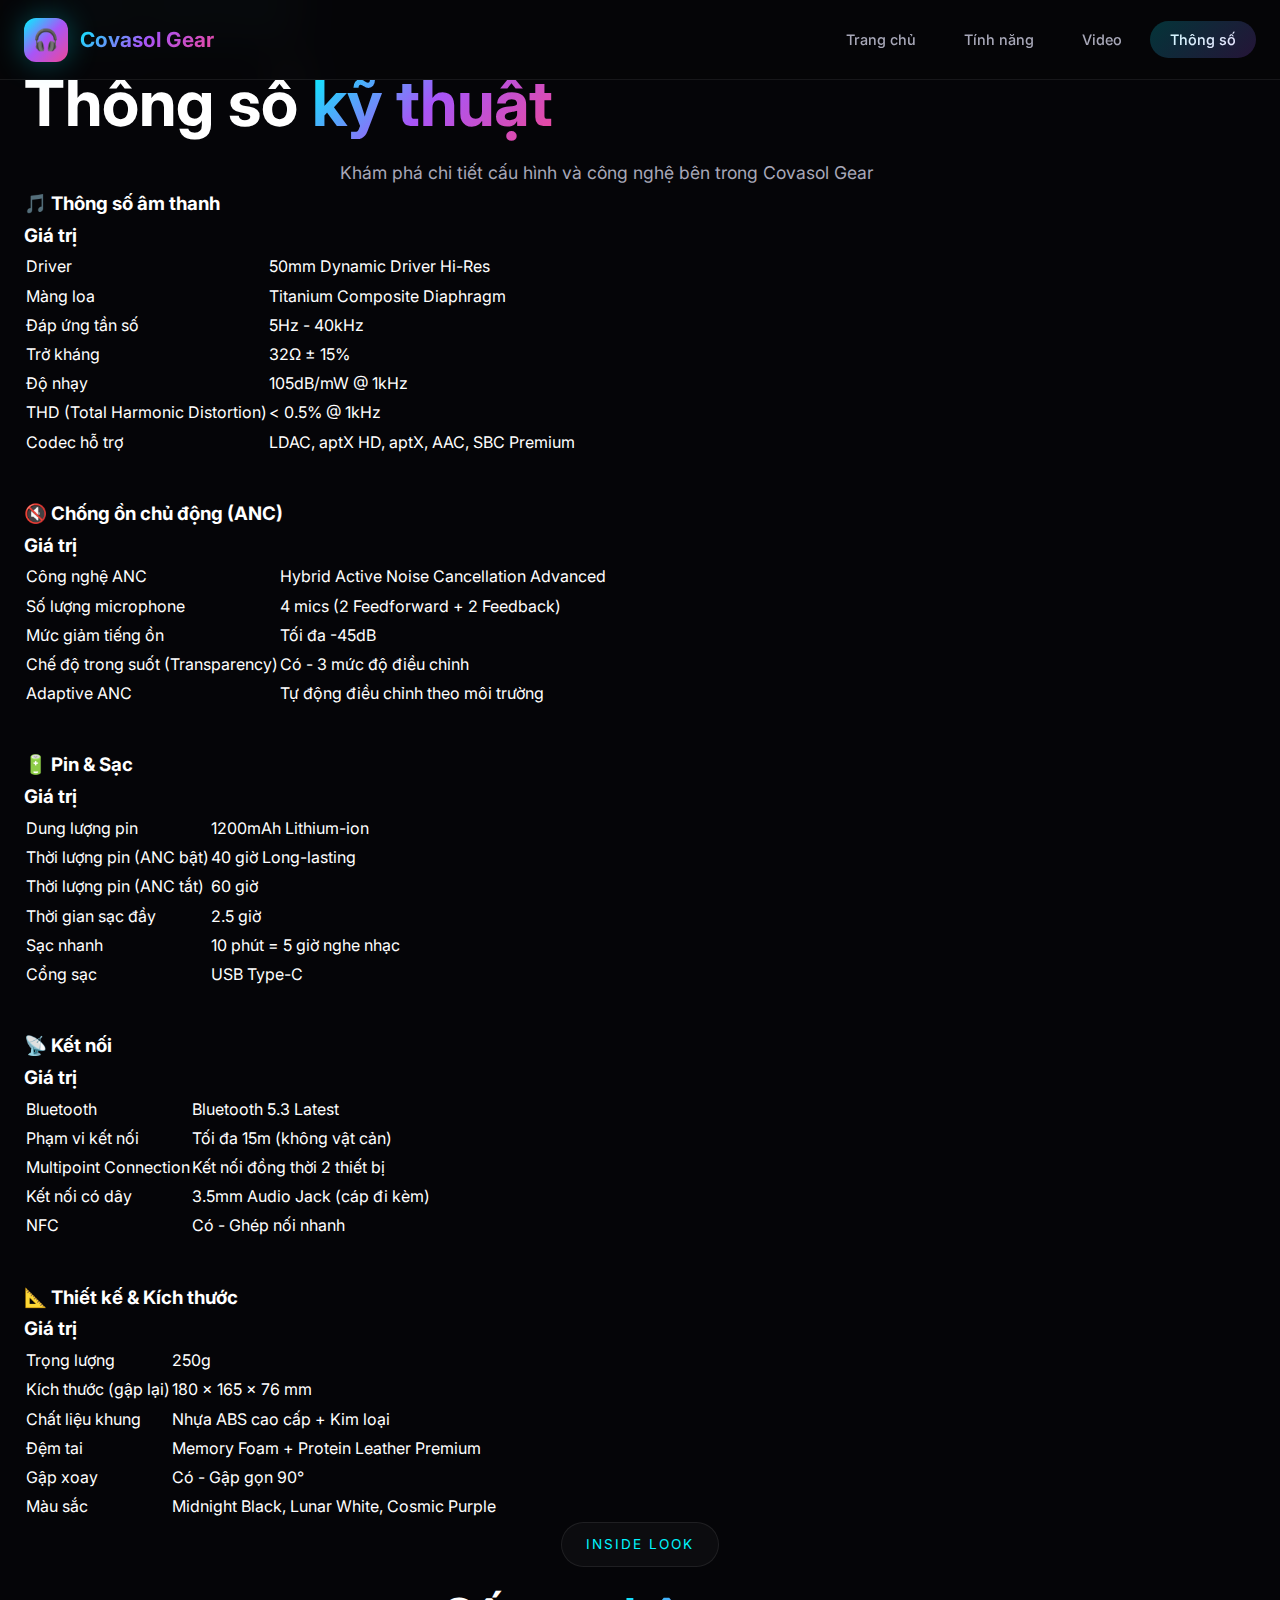
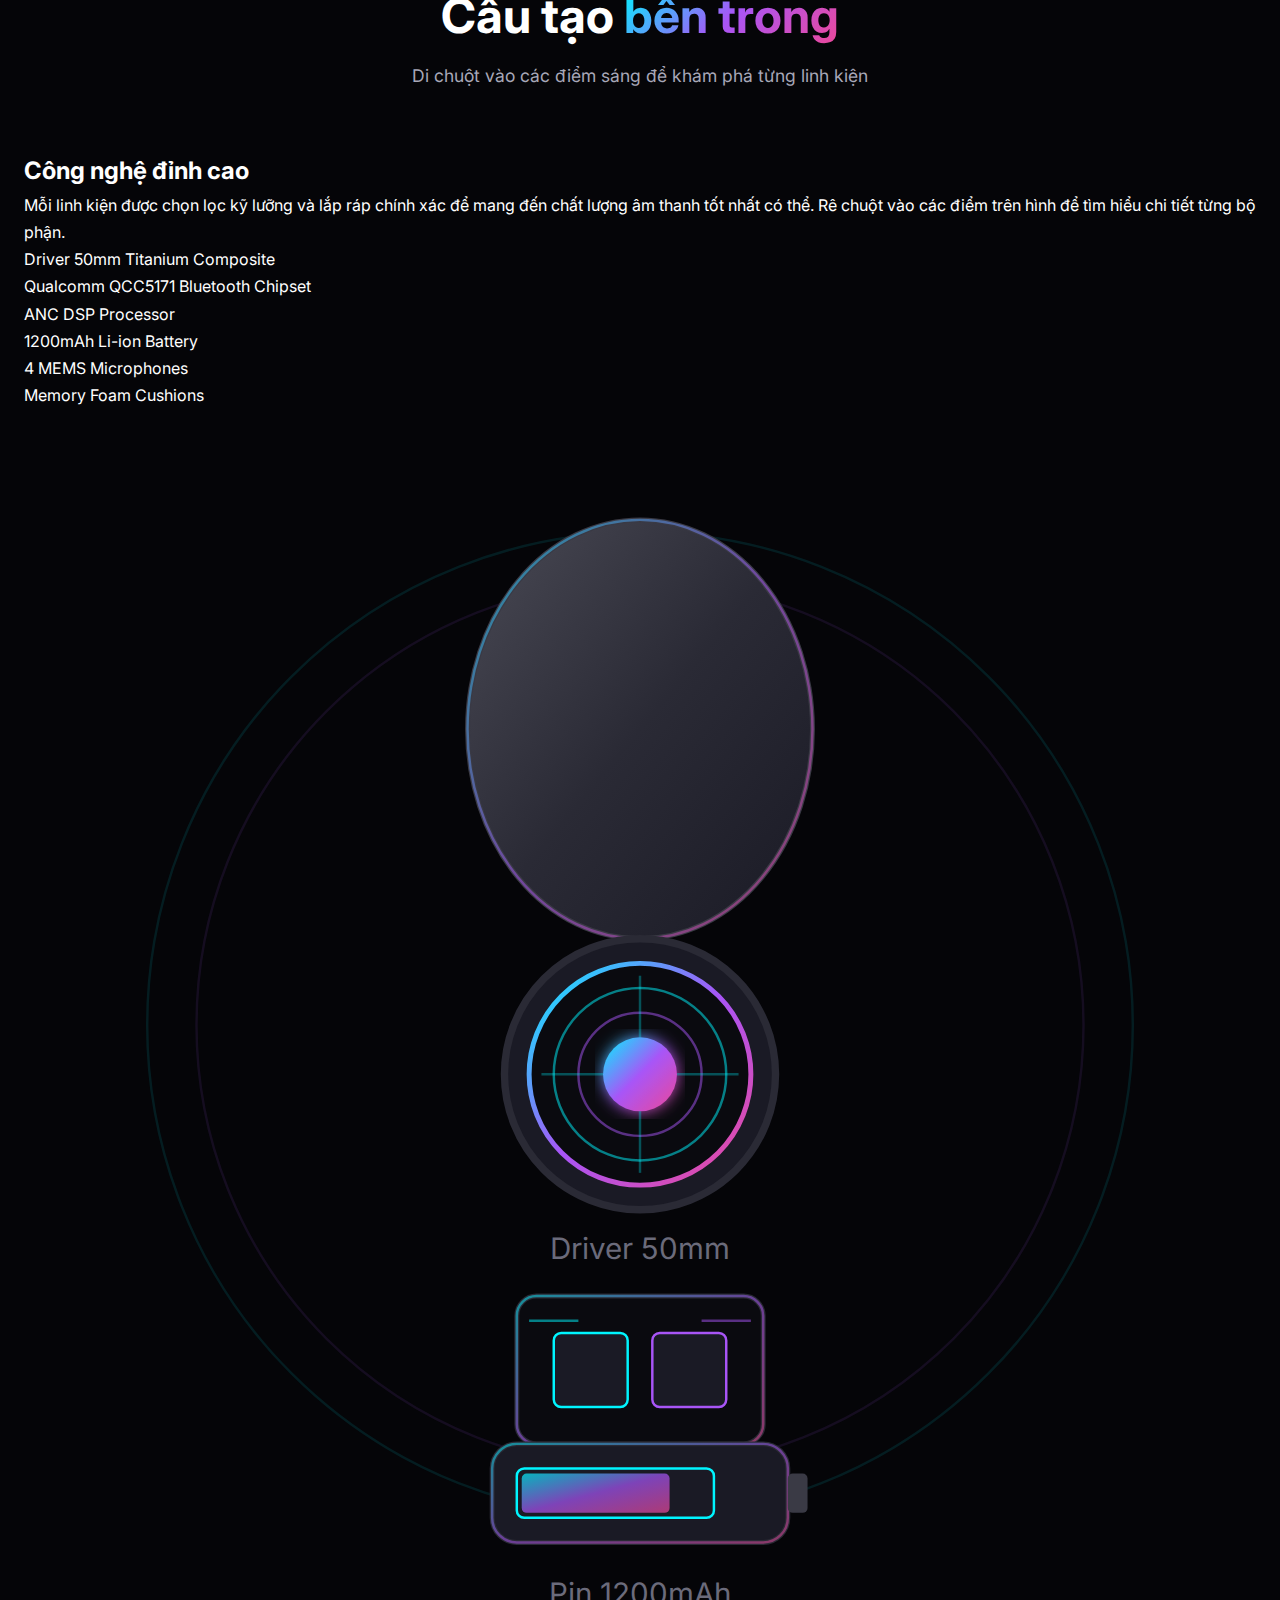
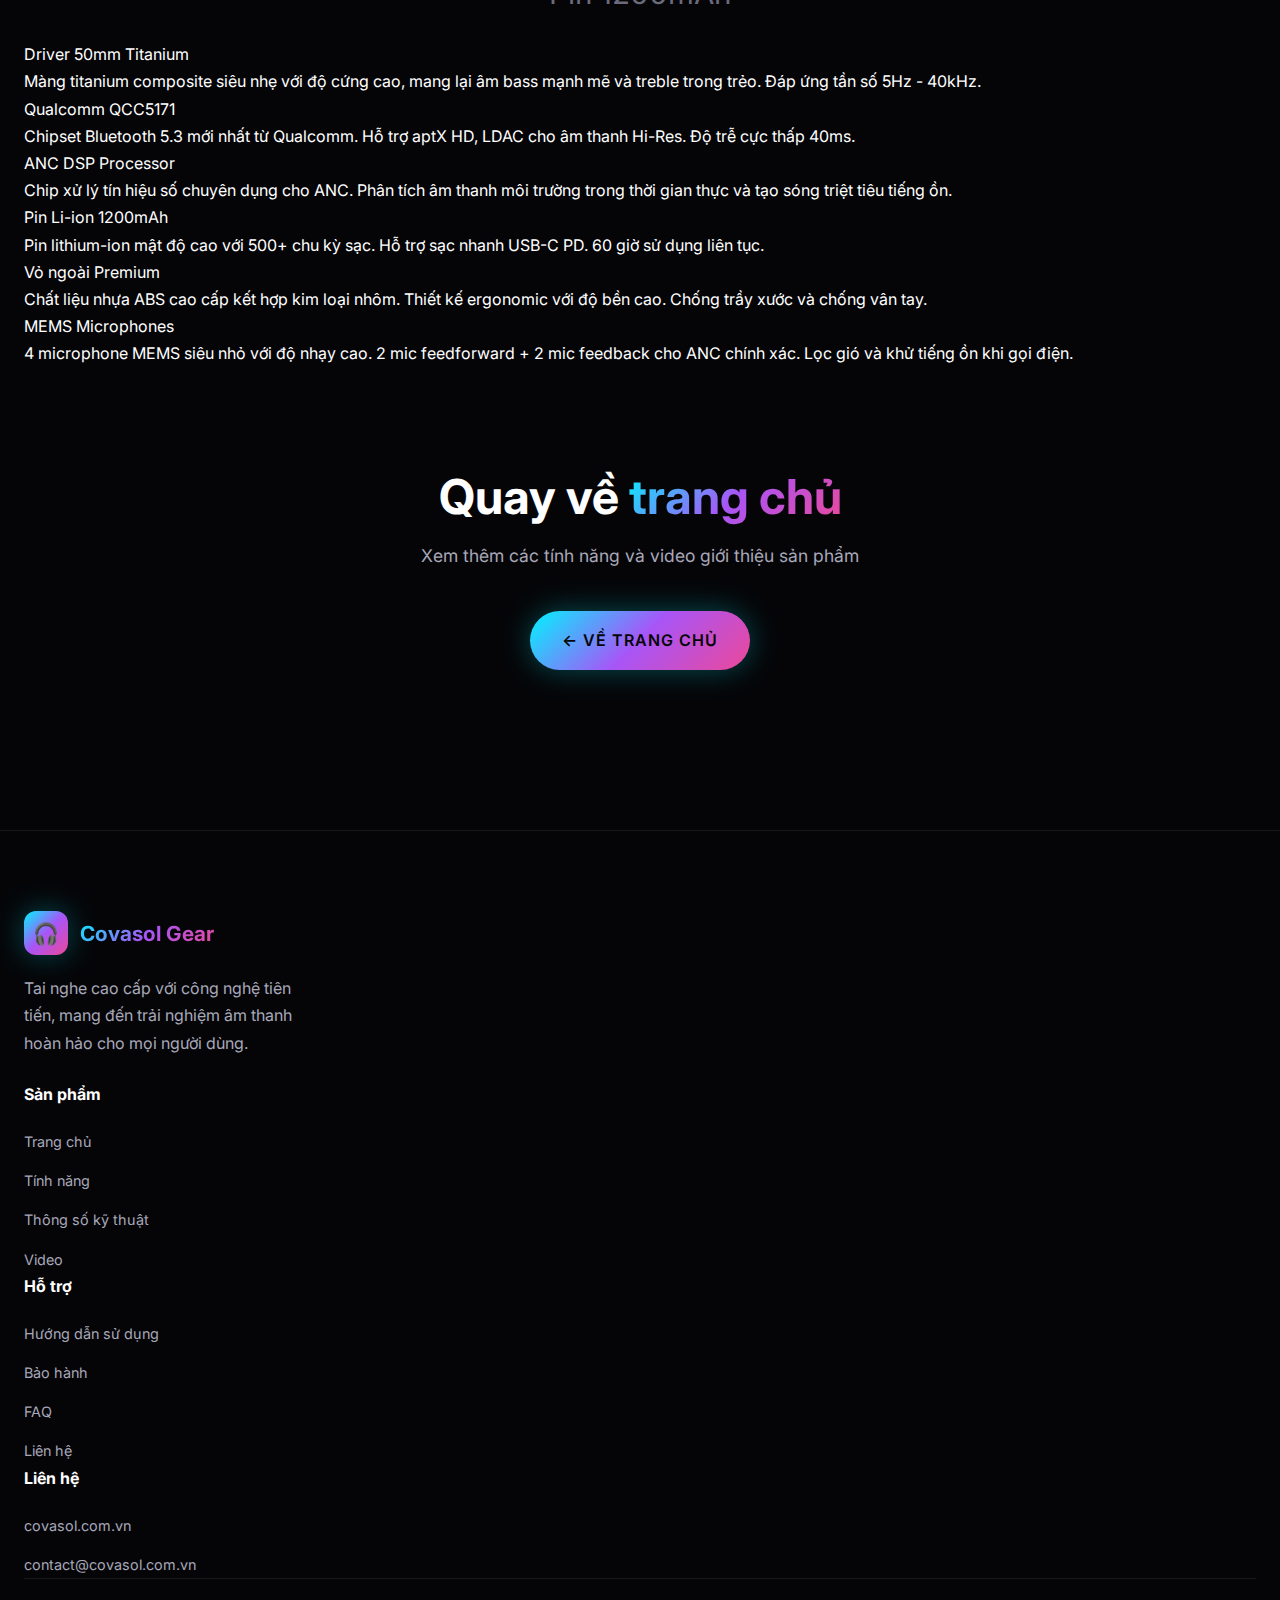
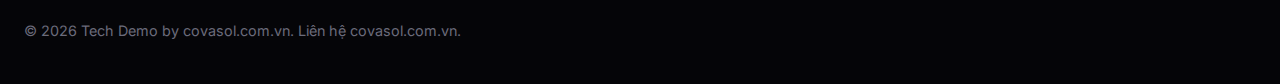
<file: specs.html>
<!DOCTYPE html>
<html lang="vi">
<head>
    <meta charset="UTF-8">
    <meta name="viewport" content="width=device-width, initial-scale=1.0">
    <meta name="description" content="Thông số kỹ thuật chi tiết tai nghe Covasol Gear - Driver 50mm, ANC, Pin 60 giờ">
    <title>Thông số kỹ thuật | Covasol Gear</title>
    
    <!-- Favicon -->
    <link rel="icon" type="image/svg+xml" href="data:image/svg+xml,<svg xmlns='http://www.w3.org/2000/svg' viewBox='0 0 100 100'><text y='.9em' font-size='90'>🎧</text></svg>">
    
    <!-- Google Fonts -->
    <link rel="preconnect" href="https://fonts.googleapis.com">
    <link rel="preconnect" href="https://fonts.gstatic.com" crossorigin>
    <link href="https://fonts.googleapis.com/css2?family=Inter:wght@300;400;500;600;700;800&display=swap" rel="stylesheet">
    
    <!-- Custom Styles -->
    <link rel="stylesheet" href="style.css">
    
    <style>
        body {
            font-family: 'Inter', 'Segoe UI', sans-serif;
        }
    </style>
</head>
<body>
    <!-- ========== HEADER ========== -->
    <header class="header" id="header">
        <div class="container">
            <a href="index.html" class="logo">
                <div class="logo-icon">🎧</div>
                <span class="gradient-text">Covasol Gear</span>
            </a>
            
            <nav>
                <ul class="nav-menu" id="navMenu">
                    <li><a href="index.html" class="nav-link">Trang chủ</a></li>
                    <li><a href="index.html#features" class="nav-link">Tính năng</a></li>
                    <li><a href="index.html#video" class="nav-link">Video</a></li>
                    <li><a href="specs.html" class="nav-link active">Thông số</a></li>
                </ul>
            </nav>
            
            <div class="menu-toggle" id="menuToggle">
                <span></span>
                <span></span>
                <span></span>
            </div>
        </div>
    </header>

    <!-- ========== SPECS HERO ========== -->
    <section class="specs-hero">
        <div class="container">
            <span class="section-tag">Technical Specifications</span>
            <h1 class="section-title" style="font-size: clamp(2.5rem, 6vw, 4rem);">
                Thông số <span class="gradient-text">kỹ thuật</span>
            </h1>
            <p class="section-desc">
                Khám phá chi tiết cấu hình và công nghệ bên trong Covasol Gear
            </p>
        </div>
    </section>

    <!-- ========== SPECS TABLE SECTION ========== -->
    <section class="specs-section">
        <div class="container">
            <!-- Audio Specifications -->
            <div class="specs-table-container fade-in" style="margin-bottom: 40px;">
                <div class="specs-table-header">
                    <h3>🎵 Thông số âm thanh</h3>
                    <h3>Giá trị</h3>
                </div>
                <table class="specs-table">
                    <tbody>
                        <tr>
                            <td>Driver</td>
                            <td>
                                <span class="spec-highlight">
                                    50mm Dynamic Driver
                                    <span class="spec-badge">Hi-Res</span>
                                </span>
                            </td>
                        </tr>
                        <tr>
                            <td>Màng loa</td>
                            <td>Titanium Composite Diaphragm</td>
                        </tr>
                        <tr>
                            <td>Đáp ứng tần số</td>
                            <td>5Hz - 40kHz</td>
                        </tr>
                        <tr>
                            <td>Trở kháng</td>
                            <td>32Ω ± 15%</td>
                        </tr>
                        <tr>
                            <td>Độ nhạy</td>
                            <td>105dB/mW @ 1kHz</td>
                        </tr>
                        <tr>
                            <td>THD (Total Harmonic Distortion)</td>
                            <td>< 0.5% @ 1kHz</td>
                        </tr>
                        <tr>
                            <td>Codec hỗ trợ</td>
                            <td>
                                <span class="spec-highlight">
                                    LDAC, aptX HD, aptX, AAC, SBC
                                    <span class="spec-badge">Premium</span>
                                </span>
                            </td>
                        </tr>
                    </tbody>
                </table>
            </div>

            <!-- ANC Specifications -->
            <div class="specs-table-container fade-in" style="margin-bottom: 40px;">
                <div class="specs-table-header">
                    <h3>🔇 Chống ồn chủ động (ANC)</h3>
                    <h3>Giá trị</h3>
                </div>
                <table class="specs-table">
                    <tbody>
                        <tr>
                            <td>Công nghệ ANC</td>
                            <td>
                                <span class="spec-highlight">
                                    Hybrid Active Noise Cancellation
                                    <span class="spec-badge">Advanced</span>
                                </span>
                            </td>
                        </tr>
                        <tr>
                            <td>Số lượng microphone</td>
                            <td>4 mics (2 Feedforward + 2 Feedback)</td>
                        </tr>
                        <tr>
                            <td>Mức giảm tiếng ồn</td>
                            <td>Tối đa -45dB</td>
                        </tr>
                        <tr>
                            <td>Chế độ trong suốt (Transparency)</td>
                            <td>Có - 3 mức độ điều chỉnh</td>
                        </tr>
                        <tr>
                            <td>Adaptive ANC</td>
                            <td>Tự động điều chỉnh theo môi trường</td>
                        </tr>
                    </tbody>
                </table>
            </div>

            <!-- Battery Specifications -->
            <div class="specs-table-container fade-in" style="margin-bottom: 40px;">
                <div class="specs-table-header">
                    <h3>🔋 Pin & Sạc</h3>
                    <h3>Giá trị</h3>
                </div>
                <table class="specs-table">
                    <tbody>
                        <tr>
                            <td>Dung lượng pin</td>
                            <td>1200mAh Lithium-ion</td>
                        </tr>
                        <tr>
                            <td>Thời lượng pin (ANC bật)</td>
                            <td>
                                <span class="spec-highlight">
                                    40 giờ
                                    <span class="spec-badge">Long-lasting</span>
                                </span>
                            </td>
                        </tr>
                        <tr>
                            <td>Thời lượng pin (ANC tắt)</td>
                            <td>60 giờ</td>
                        </tr>
                        <tr>
                            <td>Thời gian sạc đầy</td>
                            <td>2.5 giờ</td>
                        </tr>
                        <tr>
                            <td>Sạc nhanh</td>
                            <td>10 phút = 5 giờ nghe nhạc</td>
                        </tr>
                        <tr>
                            <td>Cổng sạc</td>
                            <td>USB Type-C</td>
                        </tr>
                    </tbody>
                </table>
            </div>

            <!-- Connectivity Specifications -->
            <div class="specs-table-container fade-in" style="margin-bottom: 40px;">
                <div class="specs-table-header">
                    <h3>📡 Kết nối</h3>
                    <h3>Giá trị</h3>
                </div>
                <table class="specs-table">
                    <tbody>
                        <tr>
                            <td>Bluetooth</td>
                            <td>
                                <span class="spec-highlight">
                                    Bluetooth 5.3
                                    <span class="spec-badge">Latest</span>
                                </span>
                            </td>
                        </tr>
                        <tr>
                            <td>Phạm vi kết nối</td>
                            <td>Tối đa 15m (không vật cản)</td>
                        </tr>
                        <tr>
                            <td>Multipoint Connection</td>
                            <td>Kết nối đồng thời 2 thiết bị</td>
                        </tr>
                        <tr>
                            <td>Kết nối có dây</td>
                            <td>3.5mm Audio Jack (cáp đi kèm)</td>
                        </tr>
                        <tr>
                            <td>NFC</td>
                            <td>Có - Ghép nối nhanh</td>
                        </tr>
                    </tbody>
                </table>
            </div>

            <!-- Physical Specifications -->
            <div class="specs-table-container fade-in">
                <div class="specs-table-header">
                    <h3>📐 Thiết kế & Kích thước</h3>
                    <h3>Giá trị</h3>
                </div>
                <table class="specs-table">
                    <tbody>
                        <tr>
                            <td>Trọng lượng</td>
                            <td>250g</td>
                        </tr>
                        <tr>
                            <td>Kích thước (gập lại)</td>
                            <td>180 x 165 x 76 mm</td>
                        </tr>
                        <tr>
                            <td>Chất liệu khung</td>
                            <td>Nhựa ABS cao cấp + Kim loại</td>
                        </tr>
                        <tr>
                            <td>Đệm tai</td>
                            <td>
                                <span class="spec-highlight">
                                    Memory Foam + Protein Leather
                                    <span class="spec-badge">Premium</span>
                                </span>
                            </td>
                        </tr>
                        <tr>
                            <td>Gập xoay</td>
                            <td>Có - Gập gọn 90°</td>
                        </tr>
                        <tr>
                            <td>Màu sắc</td>
                            <td>Midnight Black, Lunar White, Cosmic Purple</td>
                        </tr>
                    </tbody>
                </table>
            </div>
        </div>
    </section>

    <!-- ========== EXPLODED VIEW SECTION ========== -->
    <section class="exploded-section" id="exploded">
        <div class="container">
            <div class="section-header" style="margin-bottom: 60px;">
                <span class="section-tag">Inside Look</span>
                <h2 class="section-title">
                    Cấu tạo <span class="gradient-text">bên trong</span>
                </h2>
                <p class="section-desc">
                    Di chuột vào các điểm sáng để khám phá từng linh kiện
                </p>
            </div>
            
            <div class="exploded-container">
                <div class="exploded-info fade-in-left">
                    <h2>Công nghệ đỉnh cao</h2>
                    <p>
                        Mỗi linh kiện được chọn lọc kỹ lưỡng và lắp ráp chính xác để mang đến 
                        chất lượng âm thanh tốt nhất có thể. Rê chuột vào các điểm trên hình 
                        để tìm hiểu chi tiết từng bộ phận.
                    </p>
                    <ul class="component-list">
                        <li>Driver 50mm Titanium Composite</li>
                        <li>Qualcomm QCC5171 Bluetooth Chipset</li>
                        <li>ANC DSP Processor</li>
                        <li>1200mAh Li-ion Battery</li>
                        <li>4 MEMS Microphones</li>
                        <li>Memory Foam Cushions</li>
                    </ul>
                </div>
                
                <div class="exploded-image-container fade-in-right">
                    <!-- Exploded View SVG -->
                    <svg class="exploded-image" viewBox="0 0 500 500" xmlns="http://www.w3.org/2000/svg">
                        <defs>
                            <linearGradient id="explodedGrad" x1="0%" y1="0%" x2="100%" y2="100%">
                                <stop offset="0%" style="stop-color:#00f5ff"/>
                                <stop offset="50%" style="stop-color:#a855f7"/>
                                <stop offset="100%" style="stop-color:#ec4899"/>
                            </linearGradient>
                            <linearGradient id="metalGrad" x1="0%" y1="0%" x2="100%" y2="100%">
                                <stop offset="0%" style="stop-color:#4a4a55"/>
                                <stop offset="50%" style="stop-color:#2a2a35"/>
                                <stop offset="100%" style="stop-color:#1a1a25"/>
                            </linearGradient>
                            <filter id="explodedGlow">
                                <feGaussianBlur stdDeviation="3" result="coloredBlur"/>
                                <feMerge>
                                    <feMergeNode in="coloredBlur"/>
                                    <feMergeNode in="SourceGraphic"/>
                                </feMerge>
                            </filter>
                        </defs>
                        
                        <!-- Background Circle -->
                        <circle cx="250" cy="250" r="200" fill="none" stroke="rgba(0,245,255,0.1)" stroke-width="1"/>
                        <circle cx="250" cy="250" r="180" fill="none" stroke="rgba(168,85,247,0.1)" stroke-width="1"/>
                        
                        <!-- Ear Cup Outer Shell (Layer 1) -->
                        <g id="outerShell" transform="translate(50, 30)">
                            <ellipse cx="200" cy="100" rx="70" ry="85" fill="url(#metalGrad)" stroke="#3a3a45" stroke-width="2"/>
                            <ellipse cx="200" cy="100" rx="70" ry="85" fill="none" stroke="url(#explodedGrad)" stroke-width="1" opacity="0.5"/>
                            <text x="200" y="200" text-anchor="middle" fill="#6b6b7b" font-size="12">Vỏ ngoài</text>
                        </g>
                        
                        <!-- Driver Unit (Layer 2) -->
                        <g id="driverUnit" transform="translate(50, 120)">
                            <circle cx="200" cy="150" r="55" fill="#1a1a25" stroke="#2a2a35" stroke-width="3"/>
                            <circle cx="200" cy="150" r="45" fill="#0a0a0f" stroke="url(#explodedGrad)" stroke-width="2"/>
                            <circle cx="200" cy="150" r="35" fill="none" stroke="#00f5ff" stroke-width="1" opacity="0.5"/>
                            <circle cx="200" cy="150" r="25" fill="none" stroke="#a855f7" stroke-width="1" opacity="0.5"/>
                            <circle cx="200" cy="150" r="15" fill="url(#explodedGrad)" filter="url(#explodedGlow)"/>
                            <!-- Driver cone lines -->
                            <line x1="160" y1="150" x2="185" y2="150" stroke="#00f5ff" stroke-width="1" opacity="0.3"/>
                            <line x1="215" y1="150" x2="240" y2="150" stroke="#00f5ff" stroke-width="1" opacity="0.3"/>
                            <line x1="200" y1="110" x2="200" y2="135" stroke="#00f5ff" stroke-width="1" opacity="0.3"/>
                            <line x1="200" y1="165" x2="200" y2="190" stroke="#00f5ff" stroke-width="1" opacity="0.3"/>
                            <text x="200" y="225" text-anchor="middle" fill="#6b6b7b" font-size="12">Driver 50mm</text>
                        </g>
                        
                        <!-- PCB / Chipset (Layer 3) -->
                        <g id="chipset" transform="translate(50, 280)">
                            <rect x="150" y="80" width="100" height="60" rx="8" fill="#0a0a0f" stroke="#2a2a35" stroke-width="2"/>
                            <rect x="150" y="80" width="100" height="60" rx="8" fill="none" stroke="url(#explodedGrad)" stroke-width="1" opacity="0.5"/>
                            <!-- Chip details -->
                            <rect x="165" y="95" width="30" height="30" rx="3" fill="#1a1a25" stroke="#00f5ff" stroke-width="1"/>
                            <rect x="205" y="95" width="30" height="30" rx="3" fill="#1a1a25" stroke="#a855f7" stroke-width="1"/>
                            <!-- Circuit lines -->
                            <line x1="155" y1="90" x2="175" y2="90" stroke="#00f5ff" stroke-width="1" opacity="0.5"/>
                            <line x1="225" y1="90" x2="245" y2="90" stroke="#a855f7" stroke-width="1" opacity="0.5"/>
                            <text x="200" y="165" text-anchor="middle" fill="#6b6b7b" font-size="12">Bluetooth Chipset</text>
                        </g>
                        
                        <!-- Battery (Layer 4) -->
                        <g id="battery" transform="translate(50, 360)">
                            <rect x="140" y="60" width="120" height="40" rx="10" fill="#1a1a25" stroke="#2a2a35" stroke-width="2"/>
                            <rect x="140" y="60" width="120" height="40" rx="10" fill="none" stroke="url(#explodedGrad)" stroke-width="1" opacity="0.5"/>
                            <!-- Battery indicator -->
                            <rect x="150" y="70" width="80" height="20" rx="3" fill="none" stroke="#00f5ff" stroke-width="1"/>
                            <rect x="152" y="72" width="60" height="16" rx="2" fill="url(#explodedGrad)" opacity="0.7"/>
                            <!-- Battery terminal -->
                            <rect x="260" y="72" width="8" height="16" rx="2" fill="#3a3a45"/>
                            <text x="200" y="125" text-anchor="middle" fill="#6b6b7b" font-size="12">Pin 1200mAh</text>
                        </g>
                        
                        <!-- Connection lines -->
                        <line x1="250" y1="185" x2="250" y2="230" stroke="url(#explodedGrad)" stroke-width="1" stroke-dasharray="5,5" opacity="0.5"/>
                        <line x1="250" y1="295" x2="250" y2="340" stroke="url(#explodedGrad)" stroke-width="1" stroke-dasharray="5,5" opacity="0.5"/>
                        <line x1="250" y1="400" x2="250" y2="420" stroke="url(#explodedGrad)" stroke-width="1" stroke-dasharray="5,5" opacity="0.5"/>
                    </svg>
                    
                    <!-- Interactive Hotspots -->
                    <!-- Hotspot 1: Driver -->
                    <div class="hotspot" style="top: 48%; left: 50%;" data-component="driver">
                        <div class="hotspot-dot">
                            <span class="hotspot-ring"></span>
                        </div>
                        <div class="tooltip">
                            <div class="tooltip-title">Driver 50mm Titanium</div>
                            <div class="tooltip-desc">
                                Màng titanium composite siêu nhẹ với độ cứng cao, 
                                mang lại âm bass mạnh mẽ và treble trong trẻo. 
                                Đáp ứng tần số 5Hz - 40kHz.
                            </div>
                        </div>
                    </div>
                    
                    <!-- Hotspot 2: Chipset -->
                    <div class="hotspot" style="top: 68%; left: 45%;" data-component="chipset">
                        <div class="hotspot-dot">
                            <span class="hotspot-ring"></span>
                        </div>
                        <div class="tooltip">
                            <div class="tooltip-title">Qualcomm QCC5171</div>
                            <div class="tooltip-desc">
                                Chipset Bluetooth 5.3 mới nhất từ Qualcomm. 
                                Hỗ trợ aptX HD, LDAC cho âm thanh Hi-Res. 
                                Độ trễ cực thấp 40ms.
                            </div>
                        </div>
                    </div>
                    
                    <!-- Hotspot 3: ANC Processor -->
                    <div class="hotspot" style="top: 68%; left: 55%;" data-component="anc">
                        <div class="hotspot-dot">
                            <span class="hotspot-ring"></span>
                        </div>
                        <div class="tooltip">
                            <div class="tooltip-title">ANC DSP Processor</div>
                            <div class="tooltip-desc">
                                Chip xử lý tín hiệu số chuyên dụng cho ANC. 
                                Phân tích âm thanh môi trường trong thời gian thực 
                                và tạo sóng triệt tiêu tiếng ồn.
                            </div>
                        </div>
                    </div>
                    
                    <!-- Hotspot 4: Battery -->
                    <div class="hotspot" style="top: 85%; left: 50%;" data-component="battery">
                        <div class="hotspot-dot">
                            <span class="hotspot-ring"></span>
                        </div>
                        <div class="tooltip">
                            <div class="tooltip-title">Pin Li-ion 1200mAh</div>
                            <div class="tooltip-desc">
                                Pin lithium-ion mật độ cao với 500+ chu kỳ sạc. 
                                Hỗ trợ sạc nhanh USB-C PD. 
                                60 giờ sử dụng liên tục.
                            </div>
                        </div>
                    </div>
                    
                    <!-- Hotspot 5: Outer Shell -->
                    <div class="hotspot" style="top: 22%; left: 50%;" data-component="shell">
                        <div class="hotspot-dot">
                            <span class="hotspot-ring"></span>
                        </div>
                        <div class="tooltip">
                            <div class="tooltip-title">Vỏ ngoài Premium</div>
                            <div class="tooltip-desc">
                                Chất liệu nhựa ABS cao cấp kết hợp kim loại nhôm. 
                                Thiết kế ergonomic với độ bền cao. 
                                Chống trầy xước và chống vân tay.
                            </div>
                        </div>
                    </div>
                    
                    <!-- Hotspot 6: Microphone -->
                    <div class="hotspot" style="top: 30%; left: 35%;" data-component="mic">
                        <div class="hotspot-dot">
                            <span class="hotspot-ring"></span>
                        </div>
                        <div class="tooltip">
                            <div class="tooltip-title">MEMS Microphones</div>
                            <div class="tooltip-desc">
                                4 microphone MEMS siêu nhỏ với độ nhạy cao. 
                                2 mic feedforward + 2 mic feedback cho ANC chính xác. 
                                Lọc gió và khử tiếng ồn khi gọi điện.
                            </div>
                        </div>
                    </div>
                </div>
            </div>
        </div>
    </section>

    <!-- ========== BACK TO HOME CTA ========== -->
    <section style="padding: 100px 0; text-align: center; background: var(--bg-primary);">
        <div class="container">
            <div class="section-header fade-in">
                <h2 class="section-title">
                    Quay về <span class="gradient-text">trang chủ</span>
                </h2>
                <p class="section-desc" style="margin-bottom: 40px;">
                    Xem thêm các tính năng và video giới thiệu sản phẩm
                </p>
                <a href="index.html" class="btn btn-primary">
                    <span>← Về trang chủ</span>
                </a>
            </div>
        </div>
    </section>

    <!-- ========== FOOTER ========== -->
    <footer class="footer">
        <div class="container">
            <div class="footer-content">
                <div class="footer-brand">
                    <a href="index.html" class="logo">
                        <div class="logo-icon">🎧</div>
                        <span class="gradient-text">Covasol Gear</span>
                    </a>
                    <p style="margin-top: 15px;">
                        Tai nghe cao cấp với công nghệ tiên tiến, mang đến trải nghiệm 
                        âm thanh hoàn hảo cho mọi người dùng.
                    </p>
                </div>
                
                <div class="footer-links">
                    <h4>Sản phẩm</h4>
                    <ul>
                        <li><a href="index.html">Trang chủ</a></li>
                        <li><a href="index.html#features">Tính năng</a></li>
                        <li><a href="specs.html">Thông số kỹ thuật</a></li>
                        <li><a href="index.html#video">Video</a></li>
                    </ul>
                </div>
                
                <div class="footer-links">
                    <h4>Hỗ trợ</h4>
                    <ul>
                        <li><a href="#">Hướng dẫn sử dụng</a></li>
                        <li><a href="#">Bảo hành</a></li>
                        <li><a href="#">FAQ</a></li>
                        <li><a href="#">Liên hệ</a></li>
                    </ul>
                </div>
                
                <div class="footer-links">
                    <h4>Liên hệ</h4>
                    <ul>
                        <li><a href="https://covasol.com.vn">covasol.com.vn</a></li>
                        <li><a href="mailto:contact@covasol.com.vn">contact@covasol.com.vn</a></li>
                    </ul>
                </div>
            </div>
            
            <div class="footer-bottom">
                <p class="footer-copyright">
                    © 2026 Tech Demo by <a href="https://covasol.com.vn" target="_blank">covasol.com.vn</a>. 
                    Liên hệ <a href="https://covasol.com.vn" target="_blank">covasol.com.vn</a>.
                </p>
            </div>
        </div>
    </footer>

    <!-- JavaScript -->
    <script src="main.js"></script>
</body>
</html>
</file>
<file: style.css>
/* ============================================
   COVASOL GEAR - HIGH-END CYBERPUNK LANDING PAGE
   Premium Design with Smooth Parallax & Animations
   ============================================ */

/* === CSS VARIABLES === */
:root {
    --bg-primary: #050508;
    --bg-secondary: #0a0a12;
    --bg-tertiary: #101018;
    --bg-card: rgba(15, 15, 25, 0.8);

    --neon-cyan: #00f5ff;
    --neon-purple: #a855f7;
    --neon-pink: #ec4899;
    --neon-blue: #3b82f6;
    --neon-green: #10b981;
    --neon-orange: #f59e0b;

    --gradient-neon: linear-gradient(135deg, var(--neon-cyan), var(--neon-purple), var(--neon-pink));
    --gradient-glow: linear-gradient(135deg, rgba(0, 245, 255, 0.2), rgba(168, 85, 247, 0.2));
    --gradient-dark: linear-gradient(180deg, var(--bg-primary) 0%, var(--bg-secondary) 100%);

    --text-primary: #ffffff;
    --text-secondary: #a8a8b8;
    --text-muted: #6b6b7b;

    --glass-bg: rgba(255, 255, 255, 0.03);
    --glass-border: rgba(255, 255, 255, 0.08);
    --glass-hover: rgba(255, 255, 255, 0.06);

    --header-height: 80px;
    --section-gap: 120px;

    --ease-smooth: cubic-bezier(0.25, 0.46, 0.45, 0.94);
    --ease-bounce: cubic-bezier(0.68, -0.55, 0.265, 1.55);
}

/* === RESET & BASE === */
*,
*::before,
*::after {
    margin: 0;
    padding: 0;
    box-sizing: border-box;
}

html {
    scroll-behavior: smooth;
    scroll-padding-top: var(--header-height);
}

body {
    font-family: 'Inter', -apple-system, BlinkMacSystemFont, sans-serif;
    background: var(--bg-primary);
    color: var(--text-primary);
    line-height: 1.7;
    overflow-x: hidden;
    -webkit-font-smoothing: antialiased;
}

body.menu-open {
    overflow: hidden;
}

a {
    text-decoration: none;
    color: inherit;
    transition: all 0.3s var(--ease-smooth);
}

img,
svg {
    max-width: 100%;
    height: auto;
    display: block;
}

ul {
    list-style: none;
}

/* === UTILITIES === */
.container {
    width: 100%;
    max-width: 1280px;
    margin: 0 auto;
    padding: 0 24px;
}

.gradient-text {
    background: var(--gradient-neon);
    -webkit-background-clip: text;
    -webkit-text-fill-color: transparent;
    background-clip: text;
}

.section-padding {
    padding: var(--section-gap) 0;
}

/* === PARALLAX BACKGROUND === */
.parallax-bg {
    position: fixed;
    top: 0;
    left: 0;
    width: 100%;
    height: 100%;
    z-index: -1;
    background:
        radial-gradient(ellipse 80% 50% at 20% 40%, rgba(168, 85, 247, 0.08) 0%, transparent 50%),
        radial-gradient(ellipse 60% 40% at 80% 60%, rgba(0, 245, 255, 0.06) 0%, transparent 50%),
        radial-gradient(ellipse 100% 80% at 50% 100%, rgba(236, 72, 153, 0.04) 0%, transparent 50%),
        var(--bg-primary);
    will-change: transform;
}

.cyber-grid {
    position: fixed;
    top: 0;
    left: 0;
    width: 100%;
    height: 100%;
    z-index: -1;
    background-image:
        linear-gradient(rgba(0, 245, 255, 0.03) 1px, transparent 1px),
        linear-gradient(90deg, rgba(0, 245, 255, 0.03) 1px, transparent 1px);
    background-size: 60px 60px;
    opacity: 0.5;
    pointer-events: none;
}

/* === FLOATING PARTICLES === */
.particles-container {
    position: fixed;
    top: 0;
    left: 0;
    width: 100%;
    height: 100%;
    z-index: -1;
    overflow: hidden;
    pointer-events: none;
}

.particle {
    position: absolute;
    width: 4px;
    height: 4px;
    background: var(--neon-cyan);
    border-radius: 50%;
    box-shadow: 0 0 20px var(--neon-cyan), 0 0 40px var(--neon-cyan);
    animation: floatParticle 15s linear infinite;
    opacity: 0;
}

.particle:nth-child(2n) {
    background: var(--neon-purple);
    box-shadow: 0 0 20px var(--neon-purple);
}

.particle:nth-child(3n) {
    background: var(--neon-pink);
    box-shadow: 0 0 20px var(--neon-pink);
}

.particle:nth-child(1) {
    left: 10%;
    animation-delay: 0s;
}

.particle:nth-child(2) {
    left: 20%;
    animation-delay: 2s;
}

.particle:nth-child(3) {
    left: 30%;
    animation-delay: 4s;
}

.particle:nth-child(4) {
    left: 40%;
    animation-delay: 1s;
}

.particle:nth-child(5) {
    left: 50%;
    animation-delay: 3s;
}

.particle:nth-child(6) {
    left: 60%;
    animation-delay: 5s;
}

.particle:nth-child(7) {
    left: 70%;
    animation-delay: 2.5s;
}

.particle:nth-child(8) {
    left: 80%;
    animation-delay: 4.5s;
}

.particle:nth-child(9) {
    left: 90%;
    animation-delay: 1.5s;
}

.particle:nth-child(10) {
    left: 95%;
    animation-delay: 3.5s;
}

@keyframes floatParticle {
    0% {
        transform: translateY(100vh) scale(0);
        opacity: 0;
    }

    10% {
        opacity: 1;
        transform: translateY(90vh) scale(1);
    }

    90% {
        opacity: 1;
    }

    100% {
        transform: translateY(-10vh) scale(0);
        opacity: 0;
    }
}

/* === HEADER === */
.header {
    position: fixed;
    top: 0;
    left: 0;
    right: 0;
    height: var(--header-height);
    z-index: 1000;
    background: rgba(5, 5, 8, 0.8);
    backdrop-filter: blur(20px);
    -webkit-backdrop-filter: blur(20px);
    border-bottom: 1px solid var(--glass-border);
    transition: all 0.4s var(--ease-smooth);
}

.header.scrolled {
    background: rgba(5, 5, 8, 0.95);
    box-shadow: 0 10px 40px rgba(0, 0, 0, 0.3);
}

.header .container {
    display: flex;
    align-items: center;
    justify-content: space-between;
    height: 100%;
}

.logo {
    display: flex;
    align-items: center;
    gap: 12px;
    font-size: 1.3rem;
    font-weight: 700;
    z-index: 1001;
}

.logo-icon {
    width: 44px;
    height: 44px;
    background: var(--gradient-neon);
    border-radius: 12px;
    display: flex;
    align-items: center;
    justify-content: center;
    box-shadow: 0 0 30px rgba(0, 245, 255, 0.3);
    transition: all 0.3s var(--ease-smooth);
}

.logo:hover .logo-icon {
    transform: rotate(10deg) scale(1.05);
    box-shadow: 0 0 40px rgba(0, 245, 255, 0.5);
}

.logo-icon svg {
    width: 24px;
    height: 24px;
    color: var(--bg-primary);
}

.nav-menu {
    display: flex;
    align-items: center;
    gap: 8px;
}

.nav-link {
    padding: 10px 20px;
    font-size: 0.9rem;
    font-weight: 500;
    color: var(--text-secondary);
    border-radius: 50px;
    position: relative;
    overflow: hidden;
}

.nav-link::before {
    content: '';
    position: absolute;
    inset: 0;
    background: var(--gradient-glow);
    opacity: 0;
    transition: opacity 0.3s;
    border-radius: 50px;
}

.nav-link:hover,
.nav-link.active {
    color: var(--text-primary);
}

.nav-link:hover::before,
.nav-link.active::before {
    opacity: 1;
}

.header-actions {
    display: flex;
    align-items: center;
    gap: 16px;
}

.btn-header {
    display: inline-flex;
    align-items: center;
    gap: 8px;
    padding: 12px 24px;
    background: var(--glass-bg);
    border: 1px solid var(--glass-border);
    border-radius: 50px;
    font-size: 0.9rem;
    font-weight: 500;
    transition: all 0.3s var(--ease-smooth);
}

.btn-header svg {
    width: 18px;
    height: 18px;
    color: var(--neon-cyan);
}

.btn-header:hover {
    background: var(--glass-hover);
    border-color: var(--neon-cyan);
    box-shadow: 0 0 20px rgba(0, 245, 255, 0.2);
}

.menu-toggle {
    display: none;
    flex-direction: column;
    gap: 6px;
    cursor: pointer;
    padding: 10px;
    z-index: 1500;
}

.menu-toggle span {
    width: 28px;
    height: 2px;
    background: var(--text-primary);
    border-radius: 2px;
    transition: all 0.3s var(--ease-smooth);
}

/* === HERO SECTION === */
.hero {
    min-height: 100vh;
    display: flex;
    align-items: center;
    padding: calc(var(--header-height) + 60px) 0 80px;
    position: relative;
    overflow: hidden;
}

.hero-content {
    display: grid;
    grid-template-columns: 1fr 1fr;
    gap: 60px;
    align-items: center;
}

.hero-text {
    z-index: 2;
}

.hero-badge {
    display: inline-flex;
    align-items: center;
    gap: 8px;
    padding: 8px 20px;
    background: var(--glass-bg);
    border: 1px solid var(--glass-border);
    border-radius: 50px;
    font-size: 0.85rem;
    color: var(--neon-cyan);
    margin-bottom: 24px;
    animation: fadeInUp 0.8s var(--ease-smooth) forwards;
}

.hero-badge svg {
    width: 16px;
    height: 16px;
}

.hero-title {
    font-size: clamp(2.5rem, 5vw, 4rem);
    font-weight: 800;
    line-height: 1.1;
    margin-bottom: 24px;
    animation: fadeInUp 0.8s var(--ease-smooth) 0.1s forwards;
    opacity: 0;
}

.hero-title-sub {
    display: block;
    font-size: clamp(1rem, 2vw, 1.3rem);
    font-weight: 400;
    color: var(--text-secondary);
    letter-spacing: 4px;
    text-transform: uppercase;
    margin-top: 12px;
    background: none;
    -webkit-text-fill-color: var(--text-secondary);
}

.hero-subtitle {
    font-size: 1.1rem;
    color: var(--text-secondary);
    margin-bottom: 32px;
    max-width: 500px;
    animation: fadeInUp 0.8s var(--ease-smooth) 0.2s forwards;
    opacity: 0;
}

.hero-subtitle strong {
    color: var(--neon-cyan);
}

.hero-price {
    display: flex;
    align-items: center;
    gap: 16px;
    flex-wrap: wrap;
    margin-bottom: 32px;
    animation: fadeInUp 0.8s var(--ease-smooth) 0.3s forwards;
    opacity: 0;
}

.price-old {
    font-size: 1.1rem;
    color: var(--text-muted);
    text-decoration: line-through;
}

.price-new {
    font-size: 2.5rem;
    font-weight: 800;
    background: var(--gradient-neon);
    -webkit-background-clip: text;
    -webkit-text-fill-color: transparent;
}

.price-save {
    padding: 8px 16px;
    background: rgba(16, 185, 129, 0.15);
    border: 1px solid var(--neon-green);
    border-radius: 50px;
    font-size: 0.85rem;
    color: var(--neon-green);
    font-weight: 600;
}

.hero-buttons {
    display: flex;
    gap: 16px;
    flex-wrap: wrap;
    animation: fadeInUp 0.8s var(--ease-smooth) 0.4s forwards;
    opacity: 0;
}

/* Buttons */
.btn {
    display: inline-flex;
    align-items: center;
    justify-content: center;
    gap: 10px;
    padding: 16px 32px;
    font-size: 1rem;
    font-weight: 600;
    border: none;
    border-radius: 50px;
    cursor: pointer;
    transition: all 0.4s var(--ease-smooth);
    text-transform: uppercase;
    letter-spacing: 1px;
    position: relative;
    overflow: hidden;
}

.btn-primary {
    background: var(--gradient-neon);
    color: var(--bg-primary);
    box-shadow: 0 0 30px rgba(0, 245, 255, 0.3);
}

.btn-primary::before {
    content: '';
    position: absolute;
    top: 0;
    left: -100%;
    width: 100%;
    height: 100%;
    background: linear-gradient(90deg, transparent, rgba(255, 255, 255, 0.3), transparent);
    transition: left 0.5s;
}

.btn-primary:hover {
    transform: translateY(-3px);
    box-shadow: 0 10px 40px rgba(0, 245, 255, 0.5);
}

.btn-primary:hover::before {
    left: 100%;
}

.btn-secondary {
    background: var(--glass-bg);
    color: var(--text-primary);
    border: 1px solid var(--glass-border);
    backdrop-filter: blur(10px);
}

.btn-secondary:hover {
    border-color: var(--neon-purple);
    box-shadow: 0 0 30px rgba(168, 85, 247, 0.2);
    transform: translateY(-3px);
}

/* Hero Product */
.hero-product {
    position: relative;
    display: flex;
    justify-content: center;
    align-items: center;
    animation: fadeInRight 1s var(--ease-smooth) 0.3s forwards;
    opacity: 0;
}

.hero-product-image {
    width: 100%;
    max-width: 500px;
    position: relative;
    z-index: 2;
    filter: drop-shadow(0 0 60px rgba(0, 245, 255, 0.3));
    animation: floatProduct 6s ease-in-out infinite;
}

@keyframes floatProduct {

    0%,
    100% {
        transform: translateY(0) rotate(0deg);
    }

    50% {
        transform: translateY(-20px) rotate(2deg);
    }
}

.hero-glow {
    position: absolute;
    width: 400px;
    height: 400px;
    background: radial-gradient(circle, rgba(0, 245, 255, 0.2) 0%, transparent 70%);
    border-radius: 50%;
    z-index: 1;
    animation: pulseGlow 4s ease-in-out infinite;
}

@keyframes pulseGlow {

    0%,
    100% {
        transform: scale(1);
        opacity: 0.5;
    }

    50% {
        transform: scale(1.2);
        opacity: 0.8;
    }
}

.hero-ring {
    position: absolute;
    width: 450px;
    height: 450px;
    border: 2px solid transparent;
    border-radius: 50%;
    background: linear-gradient(var(--bg-primary), var(--bg-primary)) padding-box,
        var(--gradient-neon) border-box;
    animation: rotateRing 20s linear infinite;
    z-index: 1;
}

@keyframes rotateRing {
    from {
        transform: rotate(0deg);
    }

    to {
        transform: rotate(360deg);
    }
}

/* Hero Trust */
.hero-trust {
    display: flex;
    gap: 24px;
    margin-top: 40px;
    padding-top: 32px;
    border-top: 1px solid var(--glass-border);
    animation: fadeInUp 0.8s var(--ease-smooth) 0.5s forwards;
    opacity: 0;
}

.trust-item {
    display: flex;
    align-items: center;
    gap: 10px;
    color: var(--text-secondary);
    font-size: 0.9rem;
}

.trust-item svg {
    width: 20px;
    height: 20px;
    color: var(--neon-cyan);
}

/* === ANIMATIONS === */
@keyframes fadeInUp {
    from {
        opacity: 0;
        transform: translateY(30px);
    }

    to {
        opacity: 1;
        transform: translateY(0);
    }
}

@keyframes fadeInRight {
    from {
        opacity: 0;
        transform: translateX(50px);
    }

    to {
        opacity: 1;
        transform: translateX(0);
    }
}

@keyframes fadeInLeft {
    from {
        opacity: 0;
        transform: translateX(-50px);
    }

    to {
        opacity: 1;
        transform: translateX(0);
    }
}

/* Scroll Reveal Animations */
.reveal {
    opacity: 0;
    transform: translateY(50px);
    transition: all 0.8s var(--ease-smooth);
}

.reveal.active {
    opacity: 1;
    transform: translateY(0);
}

.reveal-left {
    opacity: 0;
    transform: translateX(-50px);
    transition: all 0.8s var(--ease-smooth);
}

.reveal-left.active {
    opacity: 1;
    transform: translateX(0);
}

.reveal-right {
    opacity: 0;
    transform: translateX(50px);
    transition: all 0.8s var(--ease-smooth);
}

.reveal-right.active {
    opacity: 1;
    transform: translateX(0);
}

/* Stagger children */
.stagger-children>* {
    opacity: 0;
    transform: translateY(30px);
    transition: all 0.6s var(--ease-smooth);
}

.stagger-children.active>*:nth-child(1) {
    transition-delay: 0.1s;
}

.stagger-children.active>*:nth-child(2) {
    transition-delay: 0.2s;
}

.stagger-children.active>*:nth-child(3) {
    transition-delay: 0.3s;
}

.stagger-children.active>*:nth-child(4) {
    transition-delay: 0.4s;
}

.stagger-children.active>*:nth-child(5) {
    transition-delay: 0.5s;
}

.stagger-children.active>*:nth-child(6) {
    transition-delay: 0.6s;
}

.stagger-children.active>* {
    opacity: 1;
    transform: translateY(0);
}

/* === STATS SECTION === */
.stats-section {
    padding: 80px 0;
    background: var(--bg-secondary);
    position: relative;
    overflow: hidden;
}

.stats-section::before {
    content: '';
    position: absolute;
    top: 0;
    left: 0;
    right: 0;
    height: 1px;
    background: var(--gradient-neon);
    opacity: 0.3;
}

.stats-grid {
    display: grid;
    grid-template-columns: repeat(4, 1fr);
    gap: 40px;
}

.stat-item {
    text-align: center;
    padding: 30px;
    background: var(--glass-bg);
    border: 1px solid var(--glass-border);
    border-radius: 20px;
    transition: all 0.4s var(--ease-smooth);
}

.stat-item:hover {
    transform: translateY(-10px);
    border-color: var(--neon-cyan);
    box-shadow: 0 20px 40px rgba(0, 245, 255, 0.1);
}

.stat-number {
    font-size: 3rem;
    font-weight: 800;
    background: var(--gradient-neon);
    -webkit-background-clip: text;
    -webkit-text-fill-color: transparent;
    margin-bottom: 8px;
}

.stat-label {
    font-size: 0.9rem;
    color: var(--text-secondary);
    text-transform: uppercase;
    letter-spacing: 1px;
}

/* === SECTION COMMON === */
.section-header {
    text-align: center;
    margin-bottom: 60px;
}

.section-tag {
    display: inline-flex;
    align-items: center;
    gap: 8px;
    padding: 10px 24px;
    background: var(--glass-bg);
    border: 1px solid var(--glass-border);
    border-radius: 50px;
    font-size: 0.85rem;
    color: var(--neon-cyan);
    text-transform: uppercase;
    letter-spacing: 2px;
    margin-bottom: 20px;
}

.section-title {
    font-size: clamp(2rem, 4vw, 3rem);
    font-weight: 700;
    margin-bottom: 16px;
    line-height: 1.2;
}

.section-desc {
    color: var(--text-secondary);
    font-size: 1.1rem;
    max-width: 600px;
    margin: 0 auto;
}

/* === FEATURES SECTION === */
.features {
    background: var(--bg-primary);
}

.features-grid {
    display: grid;
    grid-template-columns: repeat(3, 1fr);
    gap: 30px;
}

.feature-card {
    background: var(--bg-card);
    border: 1px solid var(--glass-border);
    border-radius: 24px;
    padding: 40px;
    backdrop-filter: blur(20px);
    transition: all 0.5s var(--ease-smooth);
    position: relative;
    overflow: hidden;
}

.feature-card::before {
    content: '';
    position: absolute;
    top: 0;
    left: 0;
    right: 0;
    height: 2px;
    background: var(--gradient-neon);
    opacity: 0;
    transition: opacity 0.3s;
}

.feature-card:hover {
    transform: translateY(-10px);
    border-color: rgba(0, 245, 255, 0.3);
    box-shadow: 0 30px 60px rgba(0, 0, 0, 0.3);
}

.feature-card:hover::before {
    opacity: 1;
}

.feature-icon {
    width: 70px;
    height: 70px;
    background: var(--gradient-glow);
    border-radius: 20px;
    display: flex;
    align-items: center;
    justify-content: center;
    margin-bottom: 24px;
    border: 1px solid var(--glass-border);
    transition: all 0.3s var(--ease-smooth);
}

.feature-card:hover .feature-icon {
    transform: scale(1.1) rotate(5deg);
    box-shadow: 0 0 30px rgba(0, 245, 255, 0.2);
}

.feature-icon svg {
    width: 32px;
    height: 32px;
    color: var(--neon-cyan);
}

.feature-title {
    font-size: 1.3rem;
    font-weight: 600;
    margin-bottom: 12px;
}

.feature-desc {
    color: var(--text-secondary);
    font-size: 0.95rem;
    line-height: 1.8;
    margin-bottom: 24px;
}

.feature-stats {
    display: flex;
    gap: 30px;
    padding-top: 24px;
    border-top: 1px solid var(--glass-border);
}

.feature-stats .stat {
    text-align: left;
}

.feature-stats .stat-value {
    font-size: 1.5rem;
    font-weight: 700;
    background: var(--gradient-neon);
    -webkit-background-clip: text;
    -webkit-text-fill-color: transparent;
}

.feature-stats .stat-label {
    font-size: 0.75rem;
    color: var(--text-muted);
    text-transform: uppercase;
    letter-spacing: 0.5px;
}

/* === SHOWCASE SECTION === */
.showcase {
    background: var(--bg-secondary);
    position: relative;
    overflow: hidden;
}

.showcase-content {
    display: grid;
    grid-template-columns: 1fr 1fr;
    gap: 80px;
    align-items: center;
}

.showcase-image {
    position: relative;
}

.showcase-image img {
    width: 100%;
    border-radius: 24px;
    box-shadow: 0 40px 80px rgba(0, 0, 0, 0.4);
}

.showcase-text h3 {
    font-size: 2rem;
    margin-bottom: 20px;
}

.showcase-text p {
    color: var(--text-secondary);
    font-size: 1.05rem;
    margin-bottom: 24px;
}

.showcase-list {
    display: flex;
    flex-direction: column;
    gap: 16px;
}

.showcase-list li {
    display: flex;
    align-items: center;
    gap: 12px;
    color: var(--text-secondary);
}

.showcase-list svg {
    width: 24px;
    height: 24px;
    color: var(--neon-green);
    flex-shrink: 0;
}

/* === COMPARISON TABLE === */
.comparison {
    background: var(--bg-primary);
}

.comparison-table {
    overflow-x: auto;
    border-radius: 24px;
    border: 1px solid var(--glass-border);
}

.comparison-table table {
    width: 100%;
    min-width: 700px;
    border-collapse: collapse;
    background: var(--bg-card);
}

.comparison-table th,
.comparison-table td {
    padding: 20px 24px;
    text-align: left;
    border-bottom: 1px solid var(--glass-border);
}

.comparison-table th {
    background: rgba(255, 255, 255, 0.03);
    font-weight: 600;
    color: var(--text-secondary);
    font-size: 0.9rem;
    text-transform: uppercase;
    letter-spacing: 0.5px;
}

.comparison-table th.highlight {
    background: var(--gradient-glow);
    color: var(--neon-cyan);
}

.comparison-table td.highlight {
    background: rgba(0, 245, 255, 0.03);
    font-weight: 600;
}

.comparison-table .check {
    color: var(--neon-green);
    font-weight: bold;
}

.comparison-table .cross {
    color: var(--neon-pink);
}

.comparison-table .price {
    color: var(--neon-cyan);
    font-weight: 700;
    font-size: 1.1rem;
}

/* === TESTIMONIALS === */
.testimonials {
    background: var(--bg-secondary);
}

.testimonials-grid {
    display: grid;
    grid-template-columns: repeat(2, 1fr);
    gap: 30px;
}

.testimonial-card {
    background: var(--bg-card);
    border: 1px solid var(--glass-border);
    border-radius: 24px;
    padding: 40px;
    transition: all 0.4s var(--ease-smooth);
}

.testimonial-card:hover {
    transform: translateY(-5px);
    border-color: var(--neon-purple);
}

.testimonial-rating {
    display: flex;
    gap: 4px;
    margin-bottom: 20px;
}

.testimonial-rating svg {
    width: 20px;
    height: 20px;
    fill: var(--neon-orange);
}

.testimonial-text {
    font-size: 1.05rem;
    line-height: 1.8;
    color: var(--text-secondary);
    margin-bottom: 24px;
    font-style: italic;
}

.testimonial-author {
    display: flex;
    align-items: center;
    gap: 16px;
}

.author-avatar {
    width: 50px;
    height: 50px;
    background: var(--gradient-neon);
    border-radius: 50%;
    display: flex;
    align-items: center;
    justify-content: center;
    font-weight: 700;
    color: var(--bg-primary);
}

.author-info strong {
    display: block;
    margin-bottom: 4px;
}

.author-info span {
    font-size: 0.85rem;
    color: var(--text-muted);
}

.testimonial-verified {
    display: inline-flex;
    align-items: center;
    gap: 6px;
    margin-top: 16px;
    padding: 6px 12px;
    background: rgba(16, 185, 129, 0.1);
    border-radius: 50px;
    font-size: 0.8rem;
    color: var(--neon-green);
}

.testimonial-verified svg {
    width: 14px;
    height: 14px;
}

/* === CTA SECTION === */
.cta-section {
    background: var(--bg-primary);
    position: relative;
    overflow: hidden;
}

.cta-content {
    text-align: center;
    padding: 80px 40px;
    background: var(--bg-card);
    border: 1px solid var(--glass-border);
    border-radius: 32px;
    position: relative;
    overflow: hidden;
}

.cta-content::before {
    content: '';
    position: absolute;
    top: 0;
    left: 0;
    right: 0;
    height: 3px;
    background: var(--gradient-neon);
}

.cta-title {
    font-size: clamp(1.8rem, 4vw, 2.5rem);
    margin-bottom: 16px;
}

.cta-desc {
    color: var(--text-secondary);
    font-size: 1.1rem;
    margin-bottom: 32px;
    max-width: 500px;
    margin-left: auto;
    margin-right: auto;
}

.cta-buttons {
    display: flex;
    gap: 16px;
    justify-content: center;
    flex-wrap: wrap;
}

/* === CONTACT SECTION === */
.contact-section {
    background: var(--bg-secondary);
}

.contact-grid {
    display: grid;
    grid-template-columns: 1fr 1fr;
    gap: 60px;
}

.contact-info h3 {
    font-size: 1.8rem;
    margin-bottom: 20px;
}

.contact-info p {
    color: var(--text-secondary);
    margin-bottom: 30px;
}

.contact-list {
    display: flex;
    flex-direction: column;
    gap: 20px;
}

.contact-item {
    display: flex;
    align-items: center;
    gap: 16px;
}

.contact-item-icon {
    width: 50px;
    height: 50px;
    background: var(--gradient-glow);
    border-radius: 12px;
    display: flex;
    align-items: center;
    justify-content: center;
    border: 1px solid var(--glass-border);
}

.contact-item-icon svg {
    width: 24px;
    height: 24px;
    color: var(--neon-cyan);
}

.contact-item-text strong {
    display: block;
    margin-bottom: 4px;
}

.contact-item-text span {
    color: var(--text-secondary);
    font-size: 0.9rem;
}

.contact-form {
    background: var(--bg-card);
    border: 1px solid var(--glass-border);
    border-radius: 24px;
    padding: 40px;
}

.form-group {
    margin-bottom: 20px;
}

.form-group label {
    display: block;
    margin-bottom: 8px;
    font-weight: 500;
    font-size: 0.9rem;
}

.form-group input,
.form-group textarea {
    width: 100%;
    padding: 14px 20px;
    background: rgba(255, 255, 255, 0.03);
    border: 1px solid var(--glass-border);
    border-radius: 12px;
    color: var(--text-primary);
    font-size: 1rem;
    font-family: inherit;
    transition: all 0.3s;
}

.form-group input:focus,
.form-group textarea:focus {
    outline: none;
    border-color: var(--neon-cyan);
    box-shadow: 0 0 20px rgba(0, 245, 255, 0.1);
}

.form-group textarea {
    resize: vertical;
    min-height: 120px;
}

/* === FOOTER === */
.footer {
    background: var(--bg-primary);
    padding: 80px 0 40px;
    border-top: 1px solid var(--glass-border);
}

.footer-grid {
    display: grid;
    grid-template-columns: 2fr 1fr 1fr 1fr;
    gap: 60px;
    margin-bottom: 60px;
}

.footer-brand .logo {
    margin-bottom: 20px;
}

.footer-brand p {
    color: var(--text-secondary);
    margin-bottom: 24px;
    max-width: 300px;
}

.footer-social {
    display: flex;
    gap: 12px;
}

.footer-social a {
    width: 44px;
    height: 44px;
    background: var(--glass-bg);
    border: 1px solid var(--glass-border);
    border-radius: 12px;
    display: flex;
    align-items: center;
    justify-content: center;
    transition: all 0.3s;
}

.footer-social a:hover {
    border-color: var(--neon-cyan);
    transform: translateY(-3px);
}

.footer-social svg {
    width: 20px;
    height: 20px;
    color: var(--text-secondary);
}

.footer-links h4 {
    font-size: 1rem;
    margin-bottom: 20px;
    color: var(--text-primary);
}

.footer-links ul {
    display: flex;
    flex-direction: column;
    gap: 12px;
}

.footer-links a {
    color: var(--text-secondary);
    font-size: 0.9rem;
    transition: color 0.3s;
}

.footer-links a:hover {
    color: var(--neon-cyan);
}

.footer-bottom {
    padding-top: 40px;
    border-top: 1px solid var(--glass-border);
    display: flex;
    justify-content: space-between;
    align-items: center;
    flex-wrap: wrap;
    gap: 20px;
}

.footer-bottom p {
    color: var(--text-muted);
    font-size: 0.9rem;
}

/* === RESPONSIVE === */
@media (max-width: 1024px) {
    .hero-content {
        grid-template-columns: 1fr;
        text-align: center;
    }

    .hero-text {
        order: 2;
    }

    .hero-product {
        order: 1;
        margin-bottom: 40px;
    }

    .hero-subtitle {
        margin-left: auto;
        margin-right: auto;
    }

    .hero-buttons {
        justify-content: center;
    }

    .hero-trust {
        justify-content: center;
    }

    .stats-grid {
        grid-template-columns: repeat(2, 1fr);
    }

    .features-grid {
        grid-template-columns: repeat(2, 1fr);
    }

    .showcase-content {
        grid-template-columns: 1fr;
        gap: 40px;
    }

    .contact-grid {
        grid-template-columns: 1fr;
    }

    .footer-grid {
        grid-template-columns: repeat(2, 1fr);
    }
}

@media (max-width: 768px) {
    :root {
        --header-height: 70px;
        --section-gap: 80px;
    }

    .container {
        padding: 0 20px;
    }

    .nav-menu {
        position: fixed;
        top: 0;
        right: 0;
        height: 100vh;
        width: 280px;
        background: var(--bg-primary);
        flex-direction: column;
        align-items: flex-start;
        padding: 100px 30px 40px;
        gap: 8px;
        transform: translateX(100%);
        transition: transform 0.4s var(--ease-smooth);
        box-shadow: -20px 0 40px rgba(0, 0, 0, 0.5);
        z-index: 1400;
    }

    .nav-menu.active {
        transform: translateX(0);
    }

    .nav-link {
        width: 100%;
        padding: 16px 20px;
        font-size: 1.1rem;
    }

    .header-actions {
        display: none;
    }

    .menu-toggle {
        display: flex;
    }

    .menu-toggle.active span:nth-child(1) {
        transform: rotate(45deg) translate(5px, 5px);
    }

    .menu-toggle.active span:nth-child(2) {
        opacity: 0;
    }

    .menu-toggle.active span:nth-child(3) {
        transform: rotate(-45deg) translate(6px, -6px);
    }

    .hero {
        padding: calc(var(--header-height) + 40px) 0 60px;
    }

    .hero-product-image {
        max-width: 350px;
    }

    .hero-ring,
    .hero-glow {
        width: 300px;
        height: 300px;
    }

    .stats-grid {
        grid-template-columns: repeat(2, 1fr);
        gap: 20px;
    }

    .stat-item {
        padding: 20px;
    }

    .stat-number {
        font-size: 2rem;
    }

    .features-grid {
        grid-template-columns: 1fr;
    }

    .feature-card {
        padding: 30px;
    }

    .testimonials-grid {
        grid-template-columns: 1fr;
    }

    .footer-grid {
        grid-template-columns: 1fr;
        gap: 40px;
        text-align: center;
    }

    .footer-brand {
        text-align: center;
    }

    .footer-brand p {
        margin-left: auto;
        margin-right: auto;
    }

    .footer-social {
        justify-content: center;
    }

    .footer-bottom {
        flex-direction: column;
        text-align: center;
    }
}

@media (max-width: 480px) {
    .hero-title {
        font-size: 2rem;
    }

    .price-new {
        font-size: 2rem;
    }

    .hero-buttons {
        flex-direction: column;
        width: 100%;
    }

    .hero-buttons .btn {
        width: 100%;
    }

    .hero-trust {
        flex-direction: column;
        align-items: center;
    }

    .section-title {
        font-size: 1.6rem;
    }

    .stats-grid {
        grid-template-columns: 1fr;
    }

    .cta-content {
        padding: 40px 20px;
    }

    .cta-buttons {
        flex-direction: column;
    }

    .cta-buttons .btn {
        width: 100%;
    }
}

/* === SCROLL ANIMATIONS PERFORMANCE === */
@media (prefers-reduced-motion: reduce) {

    *,
    *::before,
    *::after {
        animation-duration: 0.01ms !important;
        animation-iteration-count: 1 !important;
        transition-duration: 0.01ms !important;
    }

    html {
        scroll-behavior: auto;
    }
}
</file>
